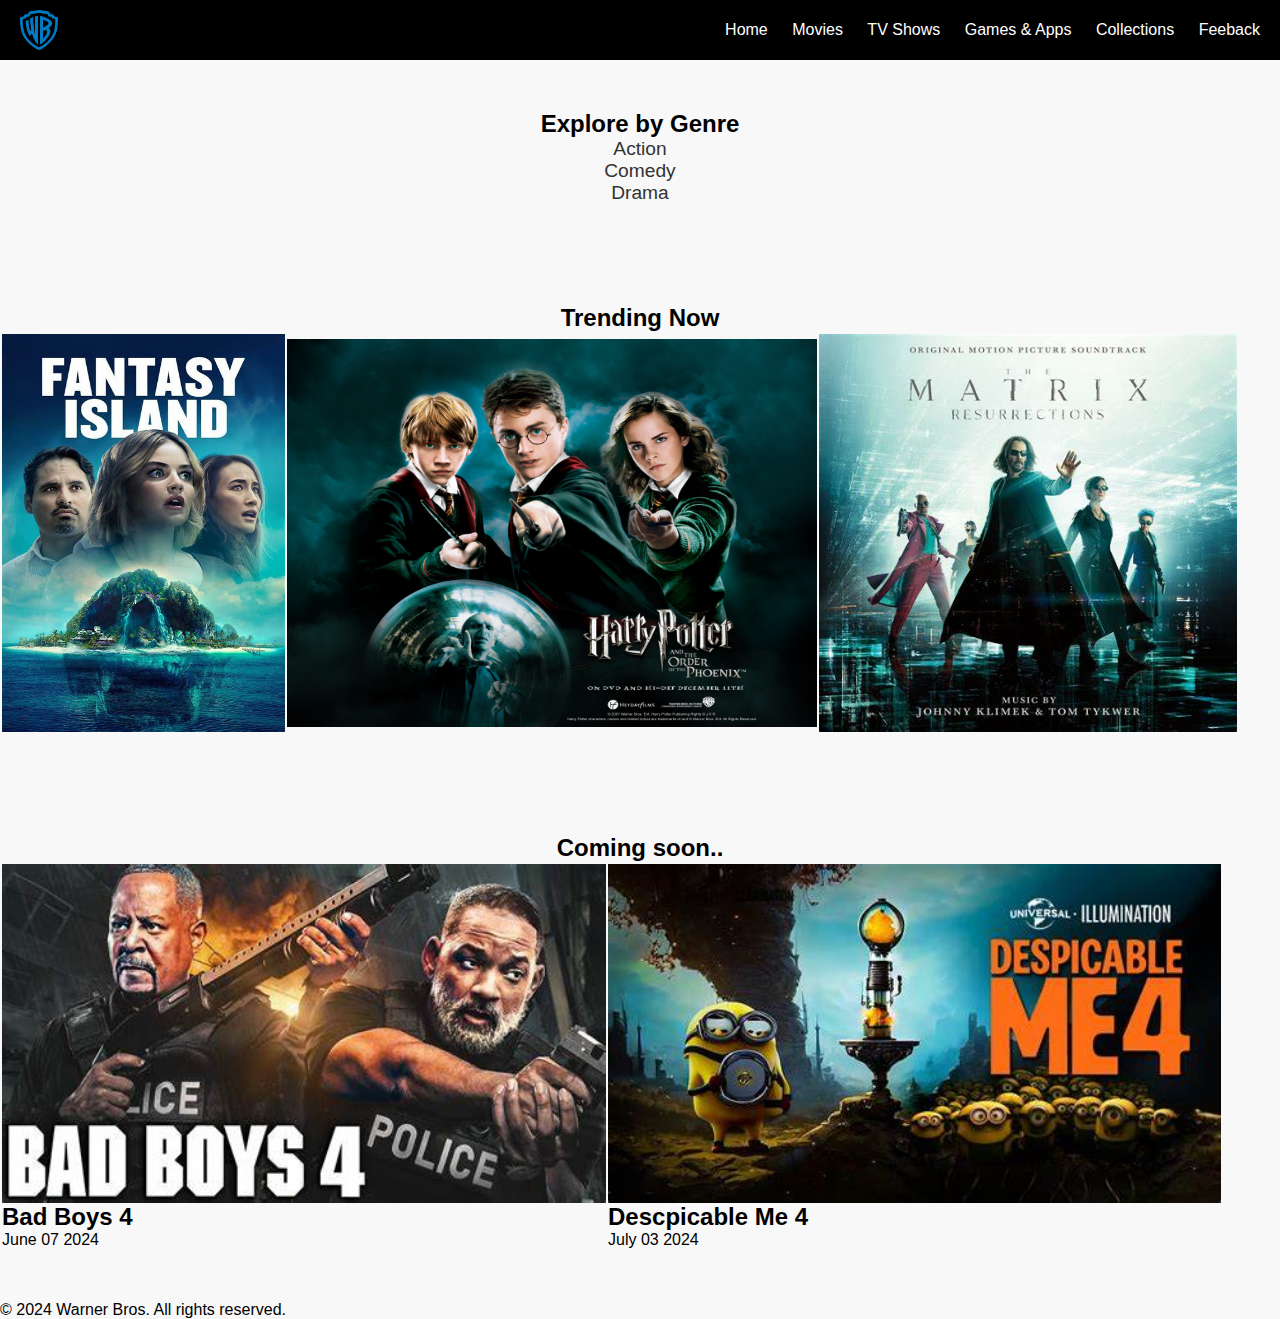
<file: Index.html>
<head>
    <title>Warner Bros.</title>
    <link rel="Stylesheet" href="Style.css">
  </head>
  <body>
    <nav>
      <img src="Warner Bros Logo.png" alt="Warner Bros Logo">
      <ul>
        <li><a href="">Home</a></li>
        <li><a href="Movie.html">Movies</a></li>
        <li><a href="TV Show.html">TV Shows</a></li>
        <li><a href="Games.html">Games & Apps</a></li>
        <li><a href="Collections.html">Collections</a></li>
        <li><a href="Feedback.html">Feeback</a></li>
      </ul>
      
    </nav>
    <main>
      <section class="categories">
        <h2>Explore by Genre</h2>
        <ul class="category-list">
          <li><a href="Action.html">Action</a></li>
          <li><a href="Comedy.html">Comedy</a></li>
          <li><a href="Drama.html">Drama</a></li>
        </ul>
      </section>
      <section class="trending">
        <h2>Trending Now</h2>
        <div class="trending-content">
          <table>
            <tr>
              <td><img src="Fantasy Island.jpeg" height="398px" width="283px"</td>
              <td><img src="Harry Potter.jpeg" height="388px" width="530px"</td>
              <td><img src="The Matrix.jpeg" height="398px" width="418px"</td>
            </tr>
          </table>
        </div>
      </section>
      <section class="Upcoming">
        <h2>Coming soon..</h2>
        <div class="Upcoming-content">
          <table>
            <tr>
              <td><img src="Bad Boys 4.jpeg" height="339px" width="604px"</td>
              <h2>Bad Boys 4</h2>
              <p>June 07 2024</p>
              <td><img src="Despicable me 4.jpeg" height="339px" width="613px"</td>
              <h2>Descpicable Me 4</h2>
              <p>July 03 2024</p>
            </tr>
          </table>
        </div>
      </section>
    </main>
    <footer>
      <p>&copy; 2024 Warner Bros. All rights reserved.</p>
    </footer>
  </body>
</html>
</file>
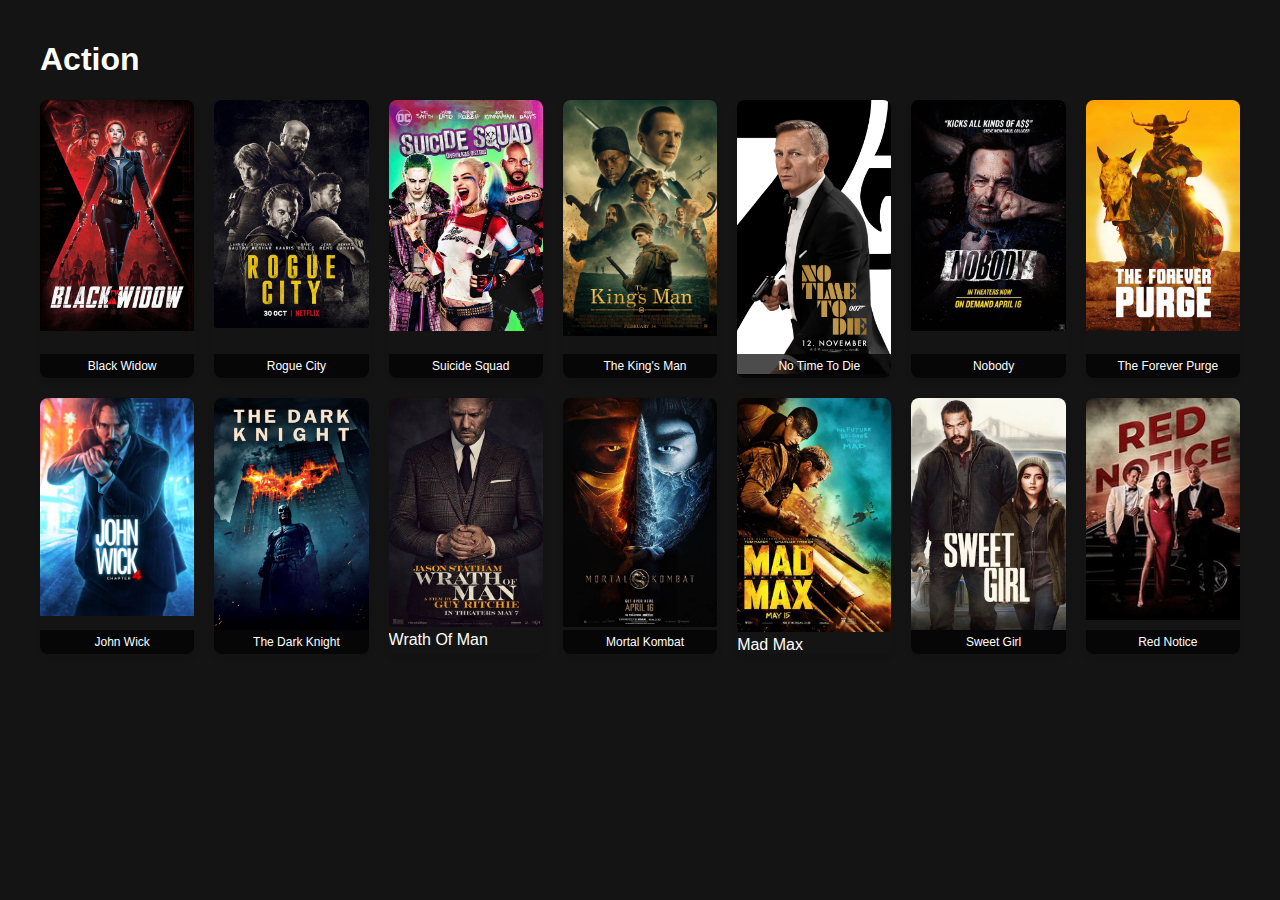
<file: Action.html>
<!DOCTYPE html>
<html lang="en">
<head>
    <meta charset="UTF-8">
    <meta name="viewport" content="width=device-width, initial-scale=1.0">
    <title>Action Movies</title>
    <link rel="Stylesheet" href="Action.css">
</head>
<body>
    <div class="container">
        <h1>Action</h1>
        <div class="movie-grid">
            <div class="movie">
                <img src="Black Widow.jpeg" alt="Black Widow">
                <div class="movie-title">Black Widow</div>
            </div>
            <div class="movie">
                <img src="Rogue City.jpeg" alt="Rogue City">
                <div class="movie-title">Rogue City</div>
            </div>
            <div class="movie">
                    <img src="Suicide Squad.jpeg" alt="Suicide Squad">
                    <div class="movie-title">Suicide Squad</div>
                </div>
            <div class="movie">
                <img src="The King's Man.jpeg" alt="The King's Man">
                <div class="movie-title">The King's Man</div>
            </div>
            <div class="movie">
                <img src="No Time To Die.jpeg" alt="No Time To Die">
                <div class="movie-title">No Time To Die</div>
            </div>
            <div class="movie">
                <img src="Nobody.jpeg" alt="Nobody">
                <div class="movie-title">Nobody</div>
            </div>
            <div class="movie">
                <img src="The Forever Purge.jpeg" alt="The Forever Purge">
                <div class="movie-title">The Forever Purge</div>
            </div>
            <div class="movie">
                <img src="John Wick.jpeg" alt="John Wick">
                <div class="movie-title">John Wick</div>
            </div>
            <div class="movie">
                <img src="The Dark Knight.jpeg" alt="The Dark Knight">
                <div class="movie-title">The Dark Knight</div>
            </div>
            <div class="movie">
                <img src="Wrath Of Man.jpeg" alt="Wrath Of Man">
                <div clas="movie-title">Wrath Of Man</div>
            </div>
            <div class="movie">
                <img src="Mortal Kombat.jpeg" alt="Mortal Kombat">
                <div class="movie-title">Mortal Kombat</div>
            </div>
            <div class="movie">
                <img src="Mad Max.jpeg" alt="Mad Max">
                <div class="movie-title=">Mad Max</div>
            </div>
            <div class="movie">
                <img src="Sweet Girl.jpeg" alt="Sweet Girl">
                <div class="movie-title">Sweet Girl</div>
            </div>
            <div class="movie">
                <img src="Red Notice.jpeg" alt="Red Notice">
                <div class="movie-title">Red Notice</div>
            </div>
        </div>
</body>
</html>
</file>
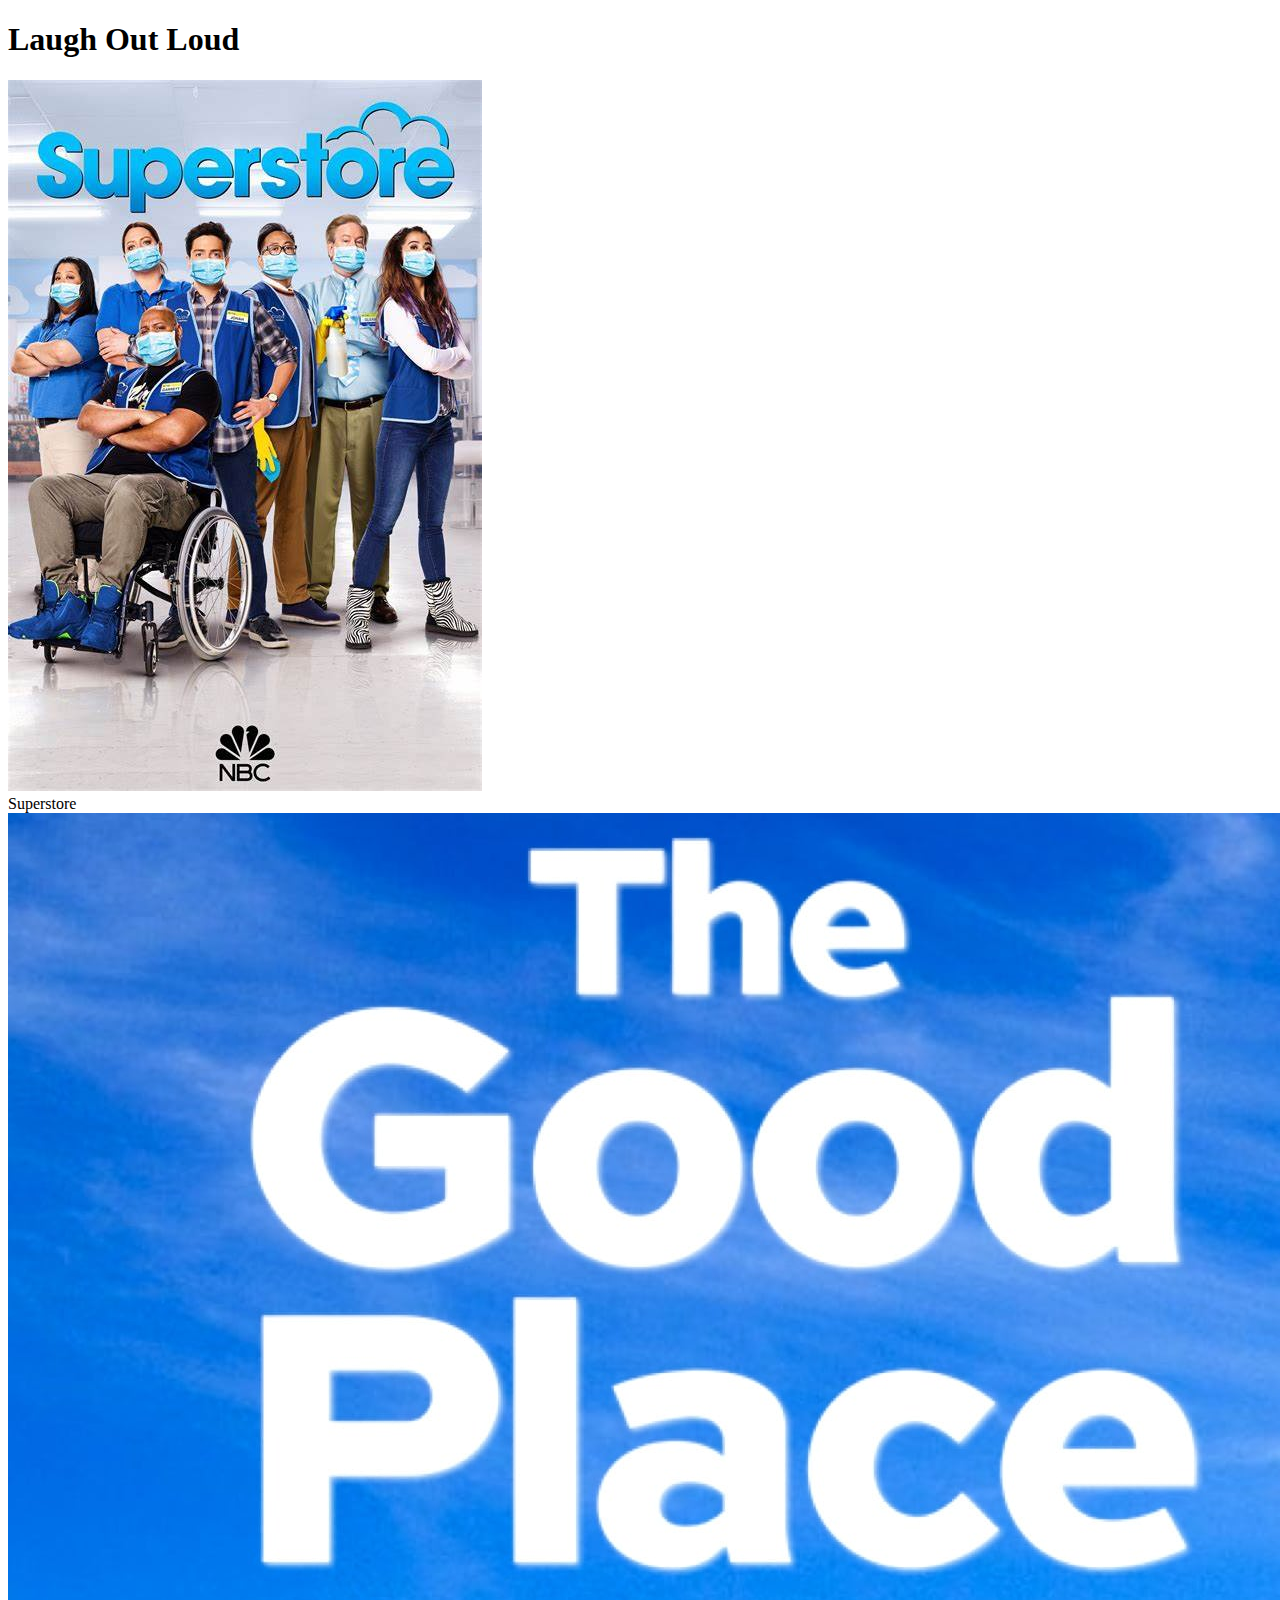
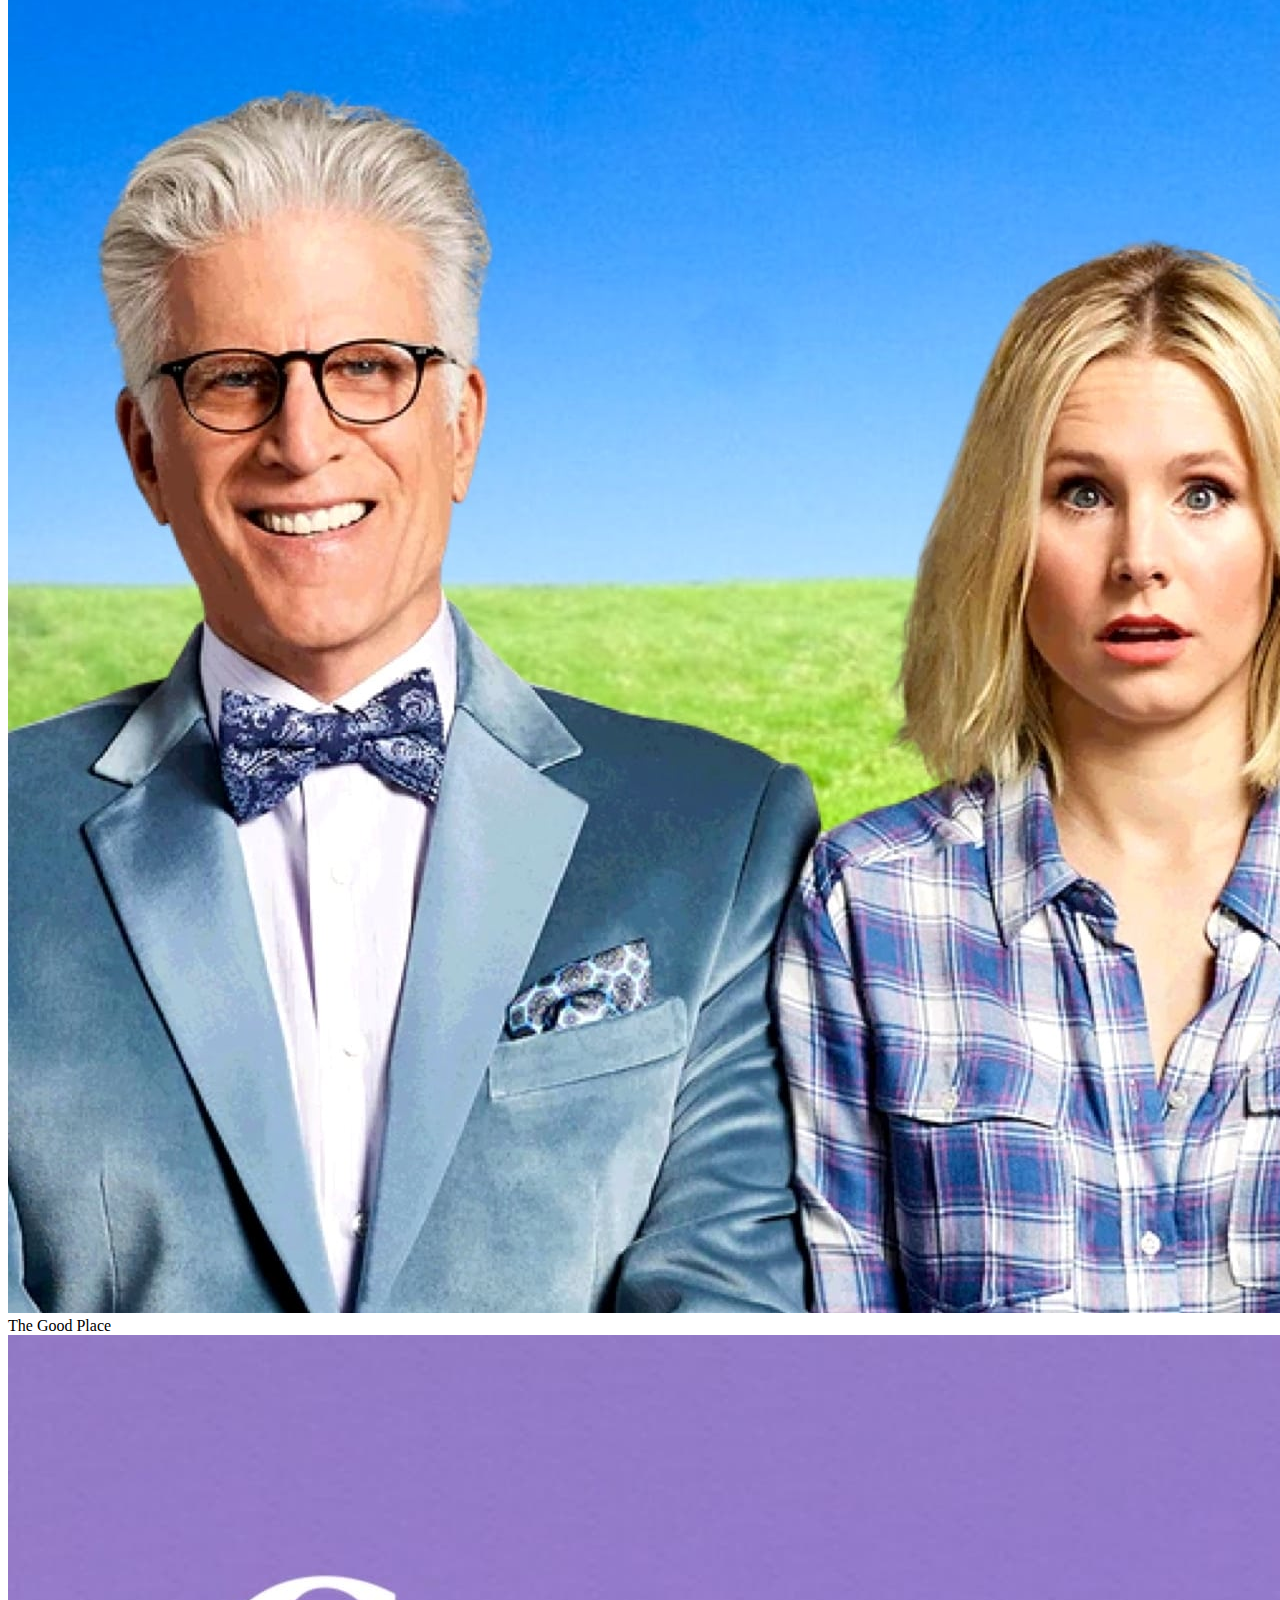
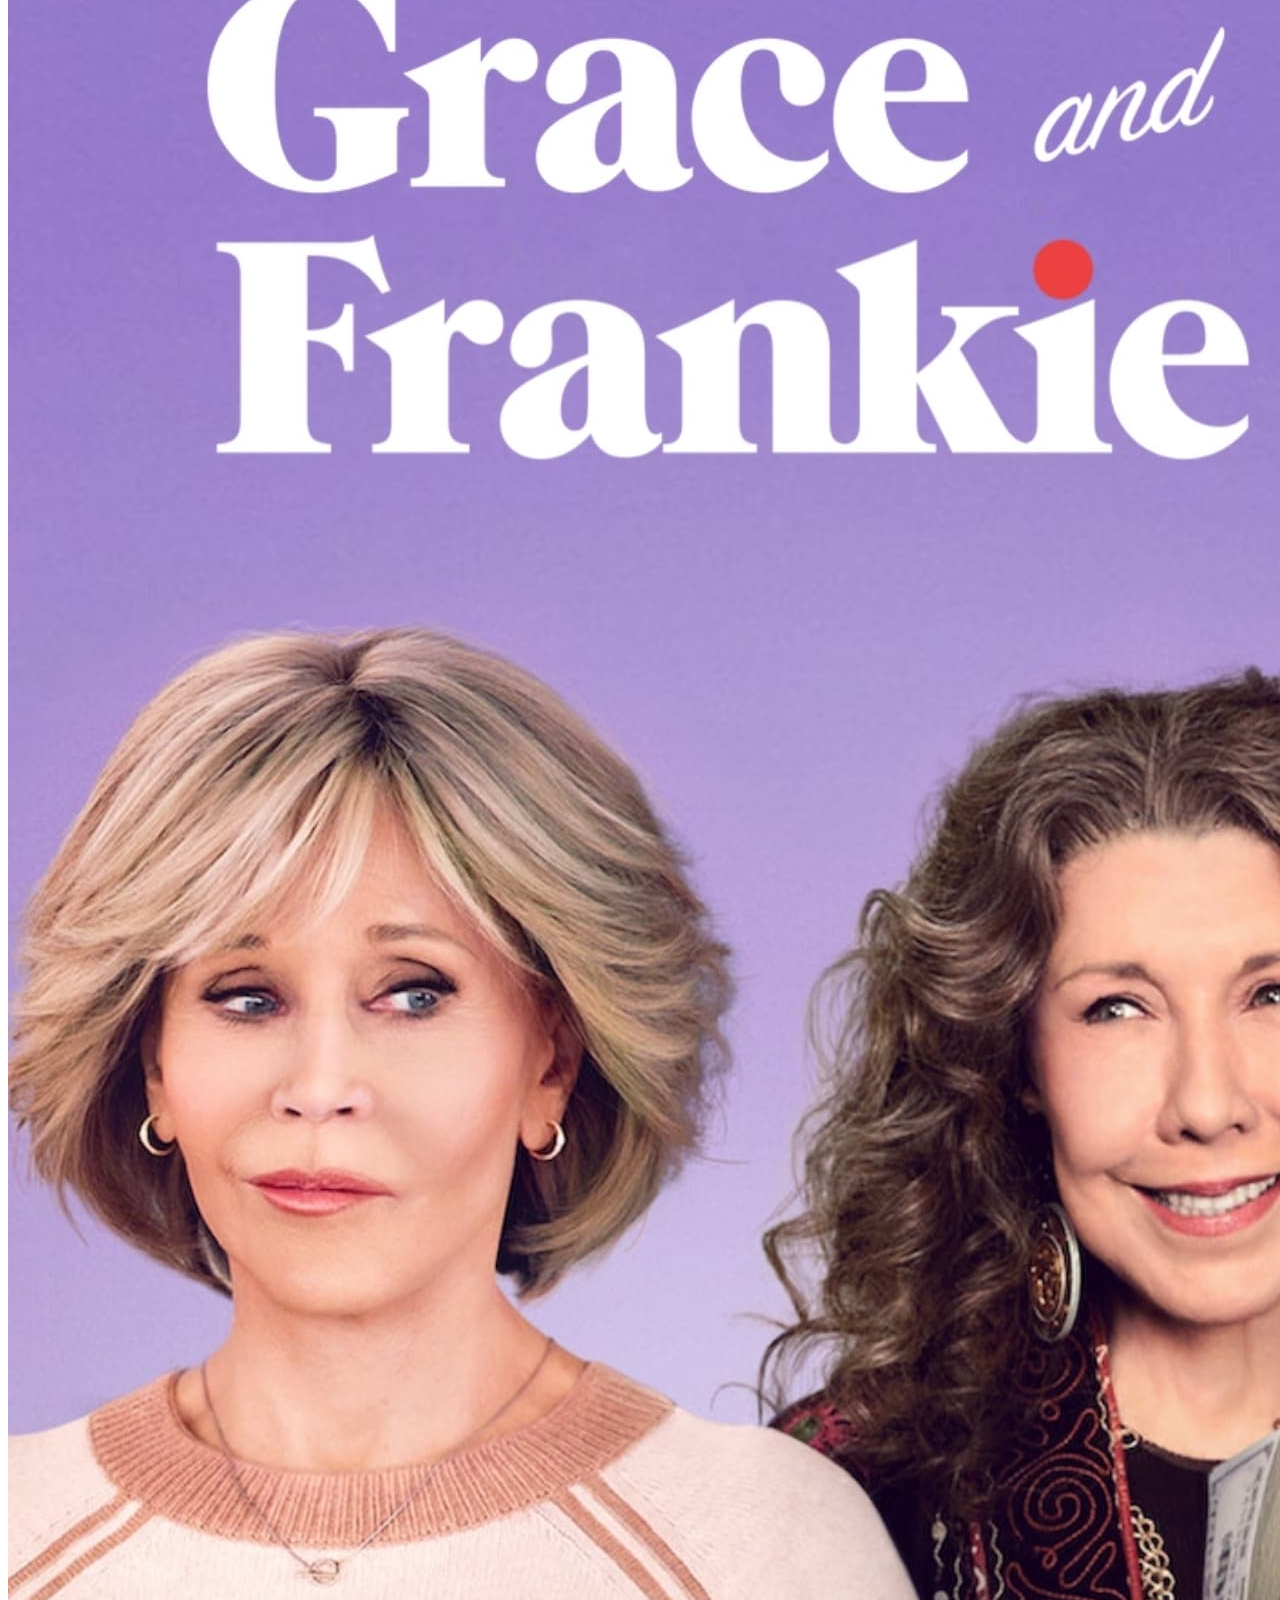
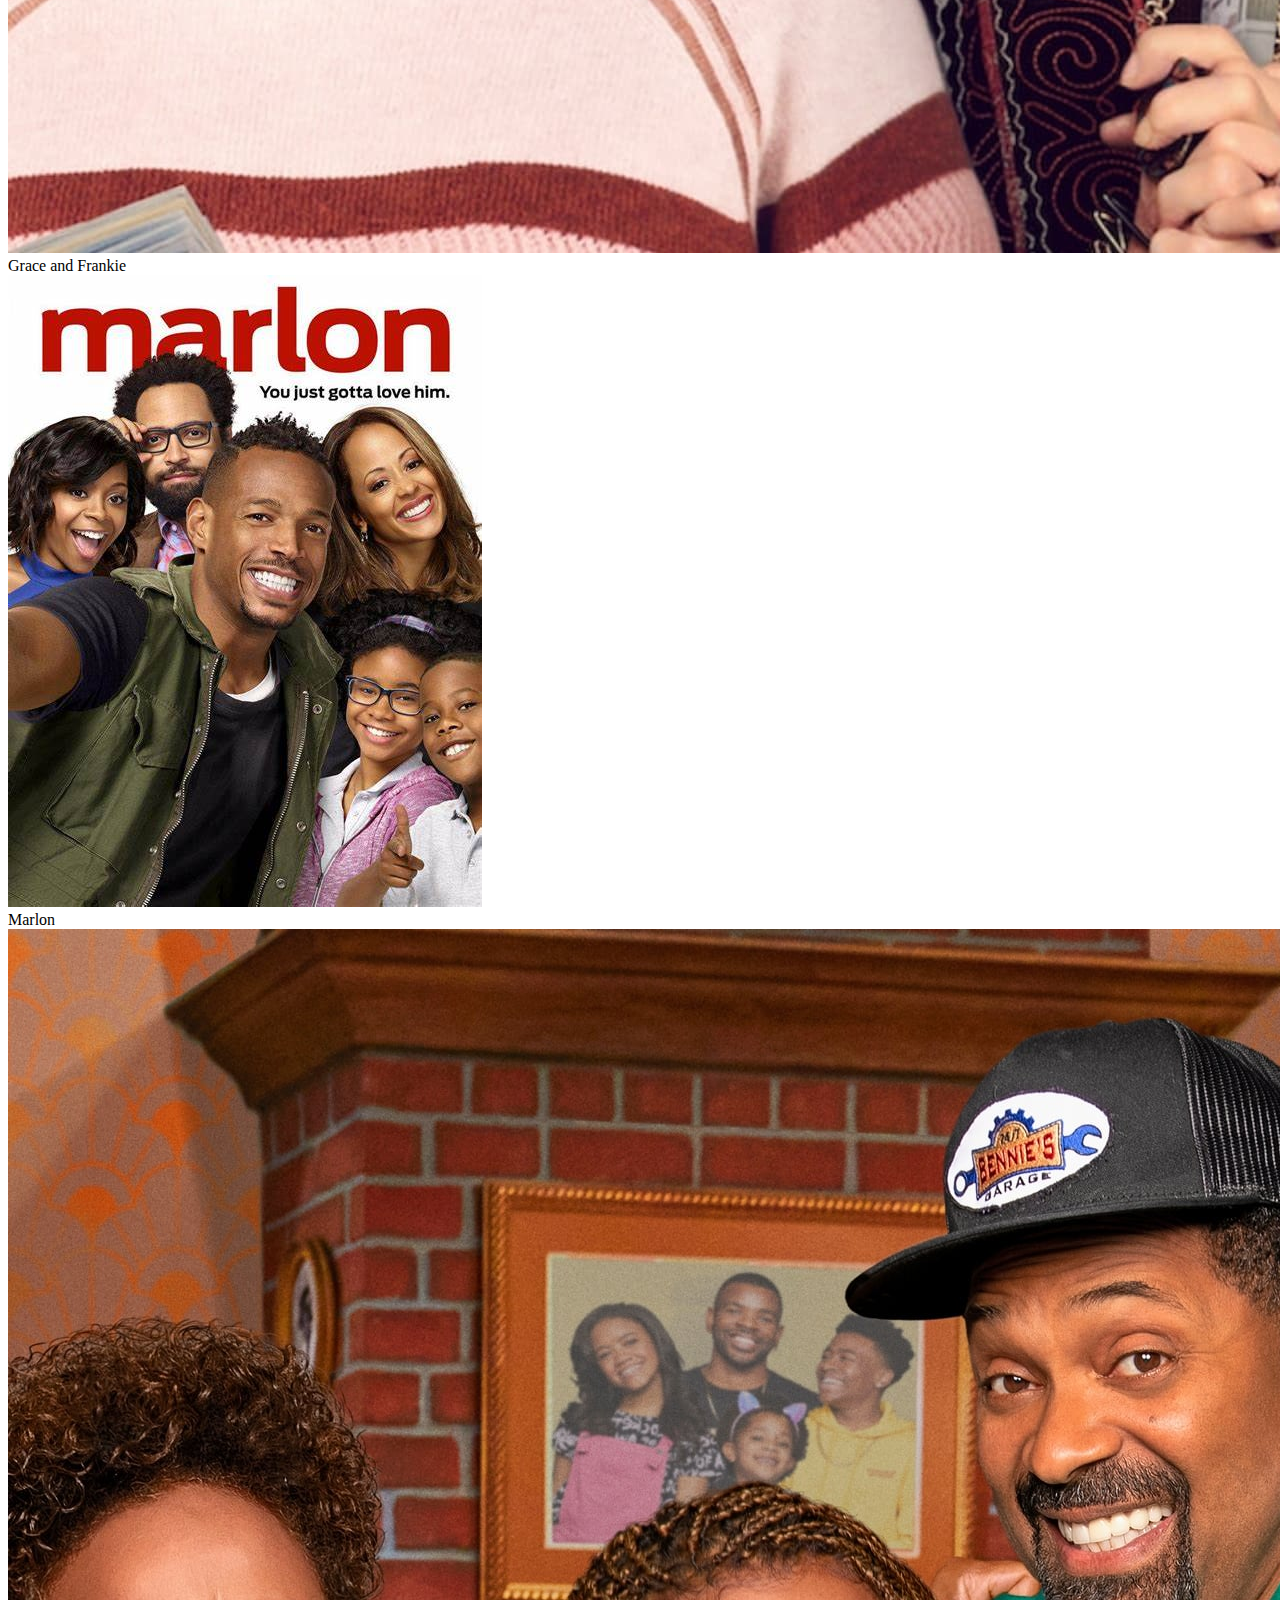
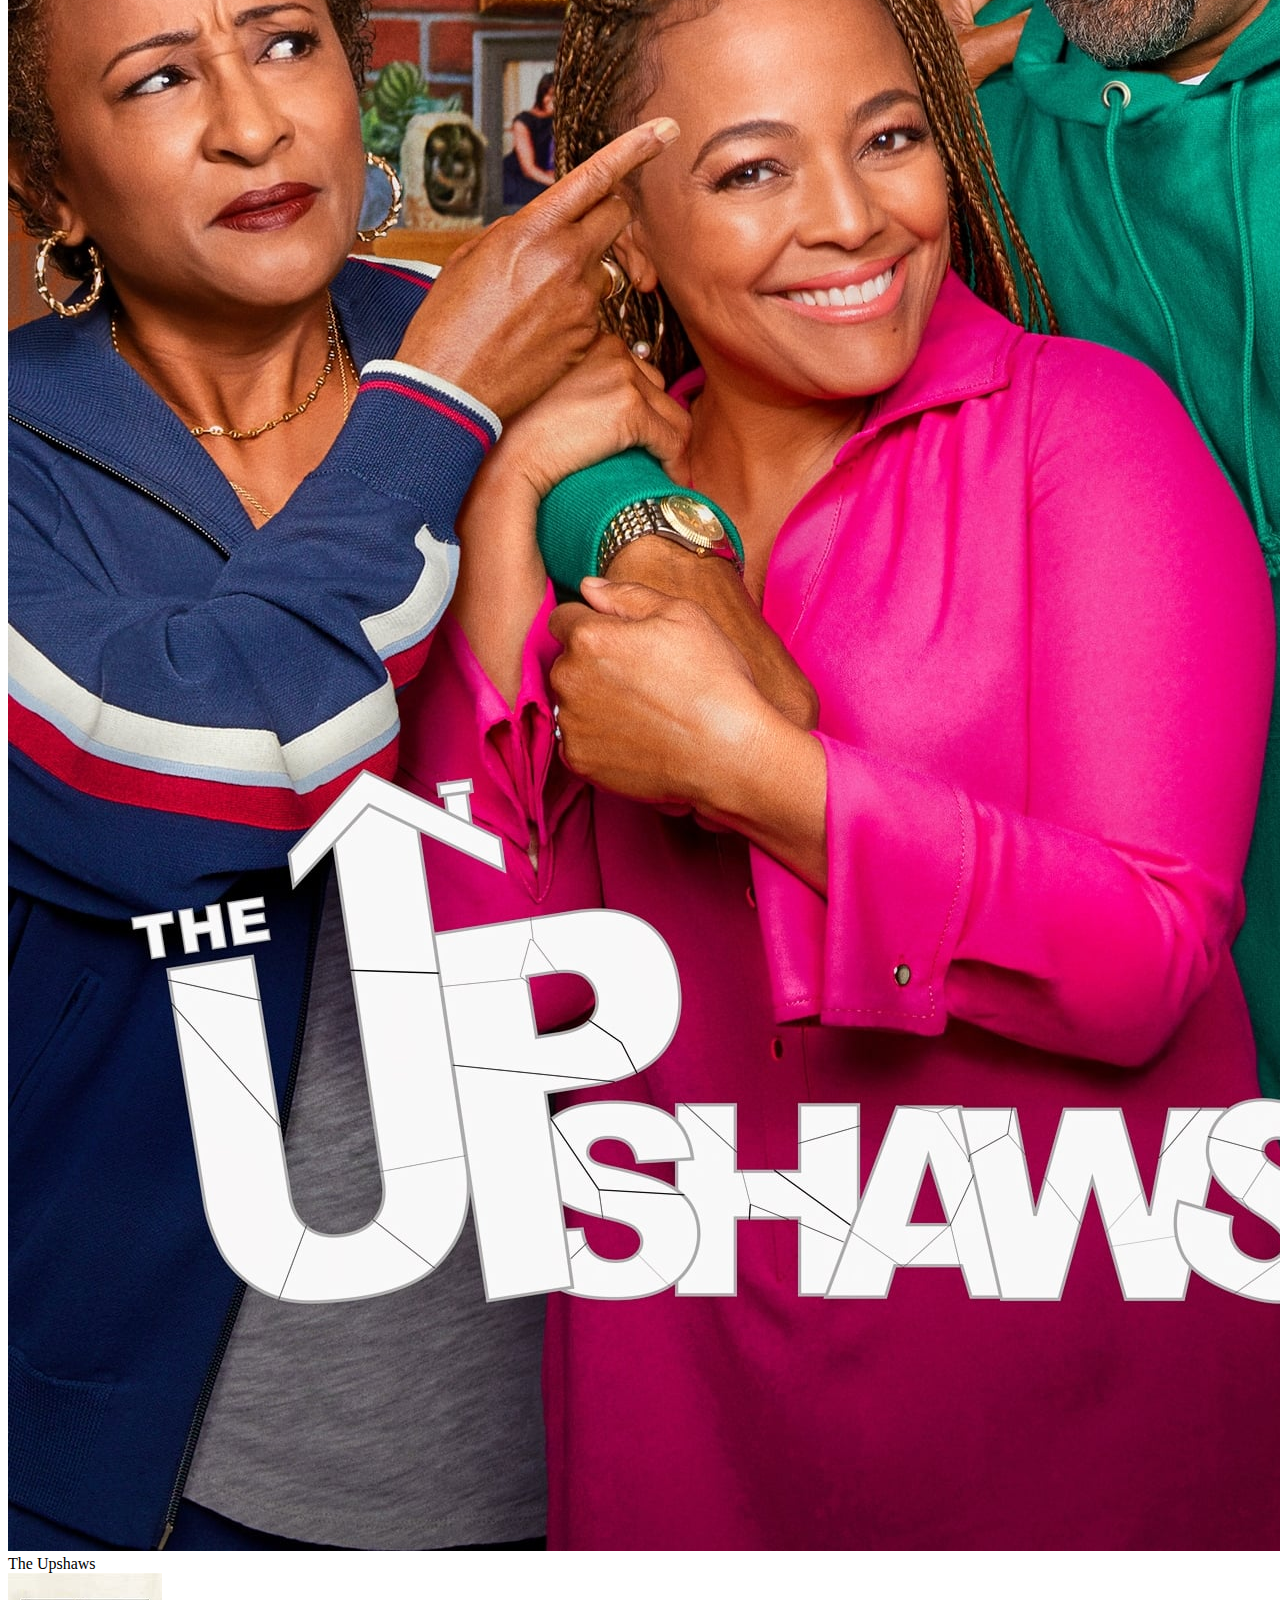
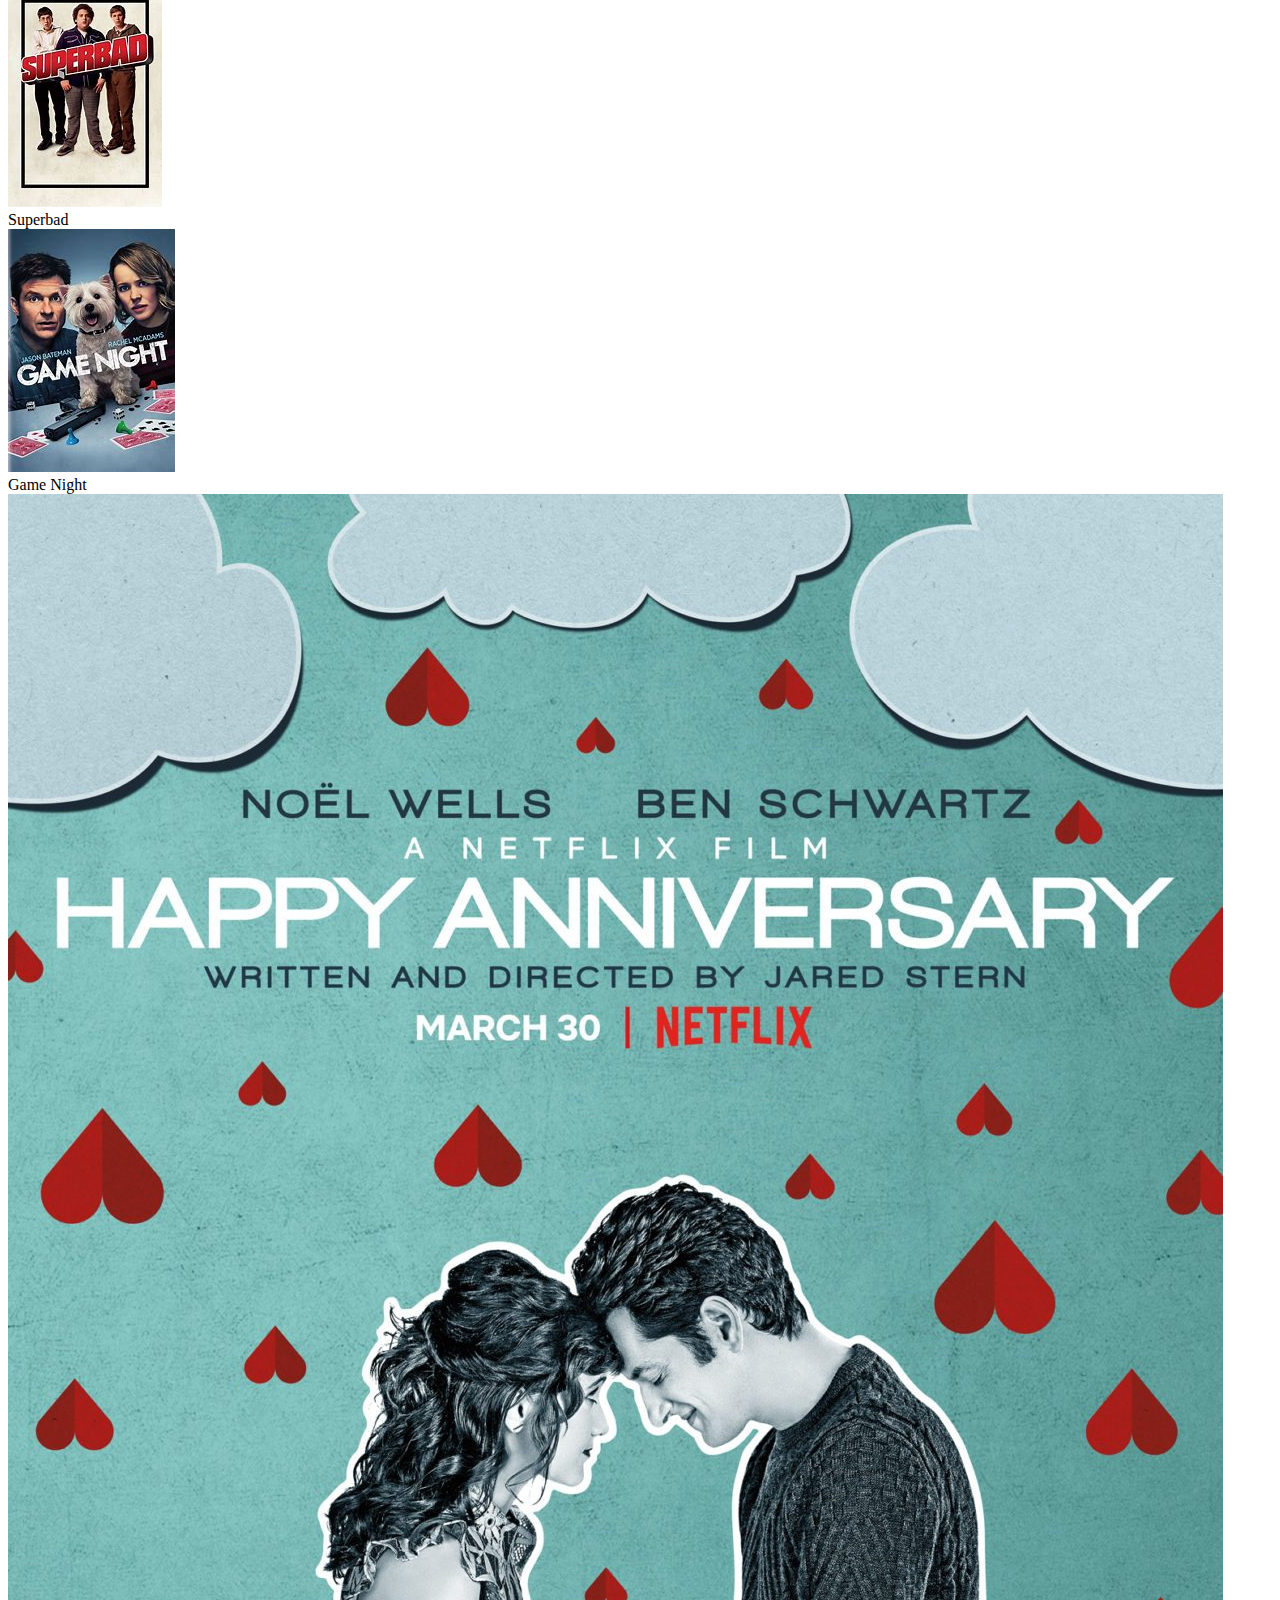
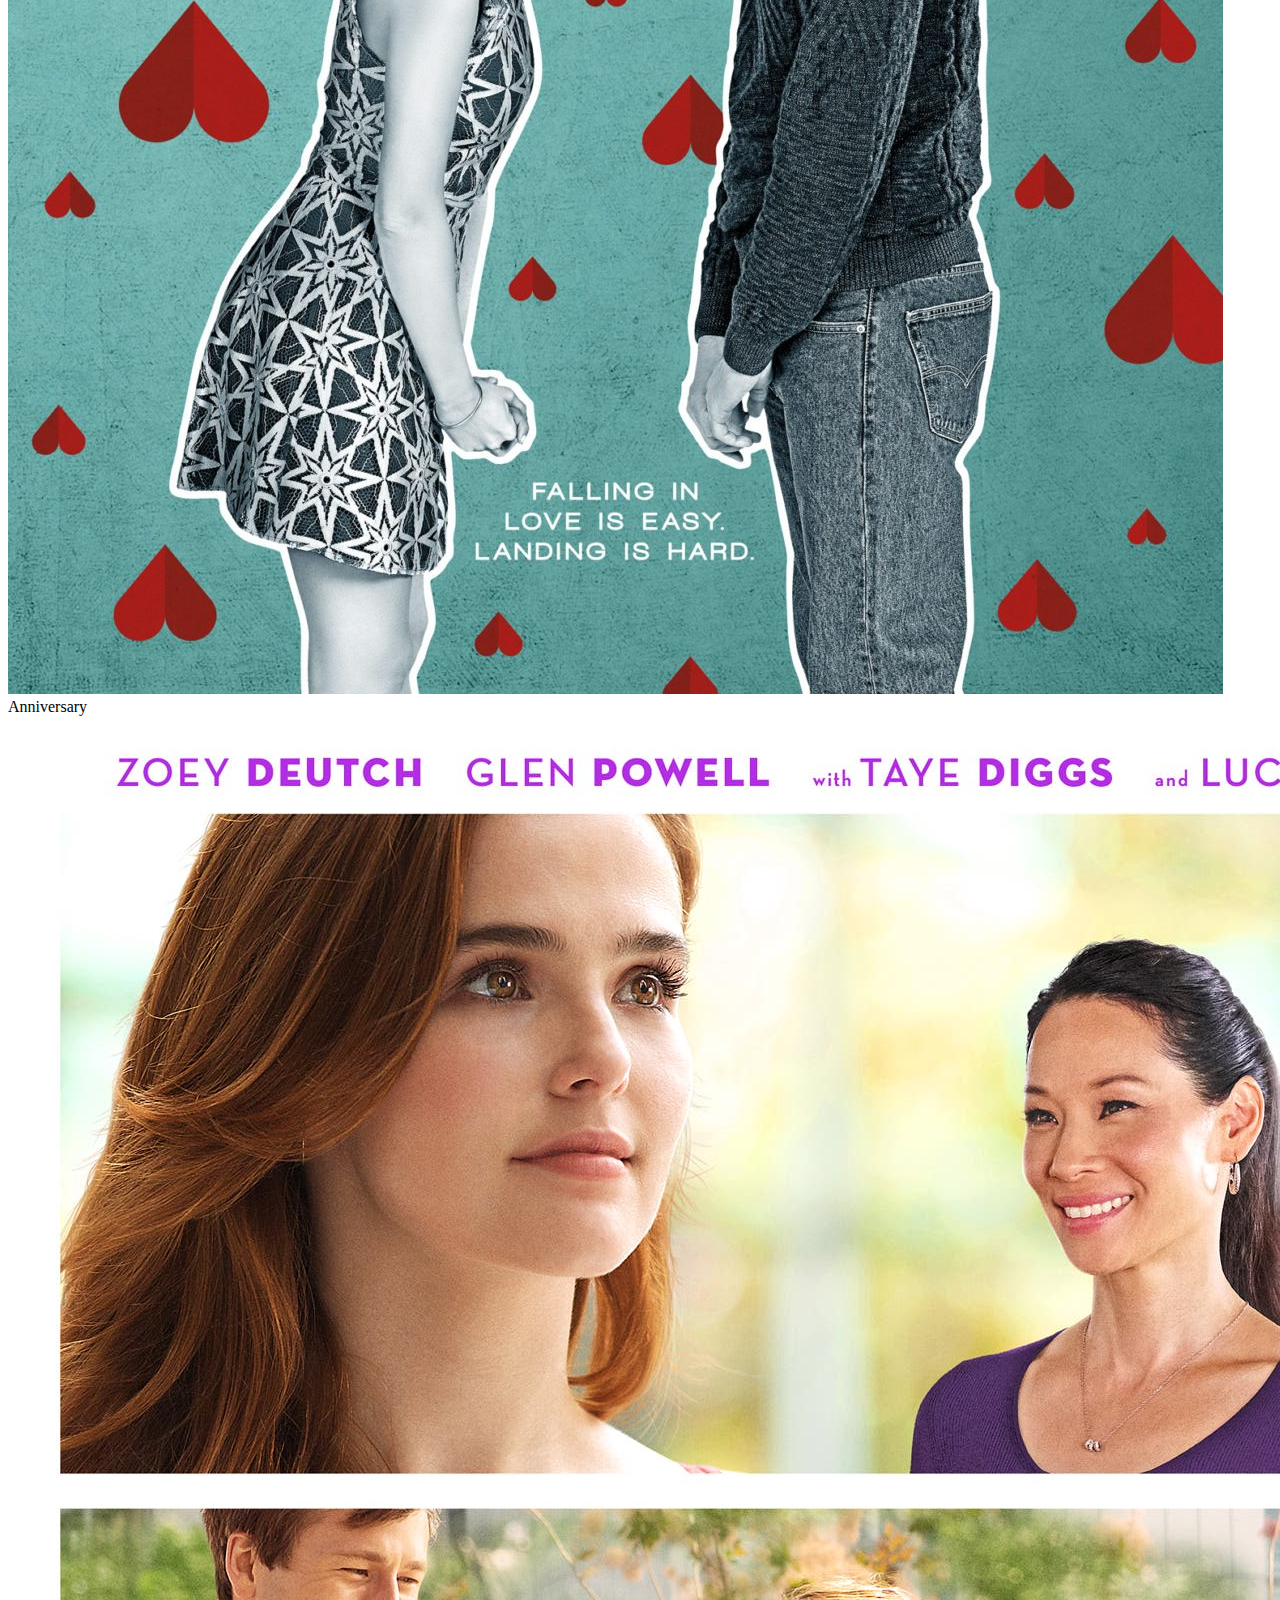
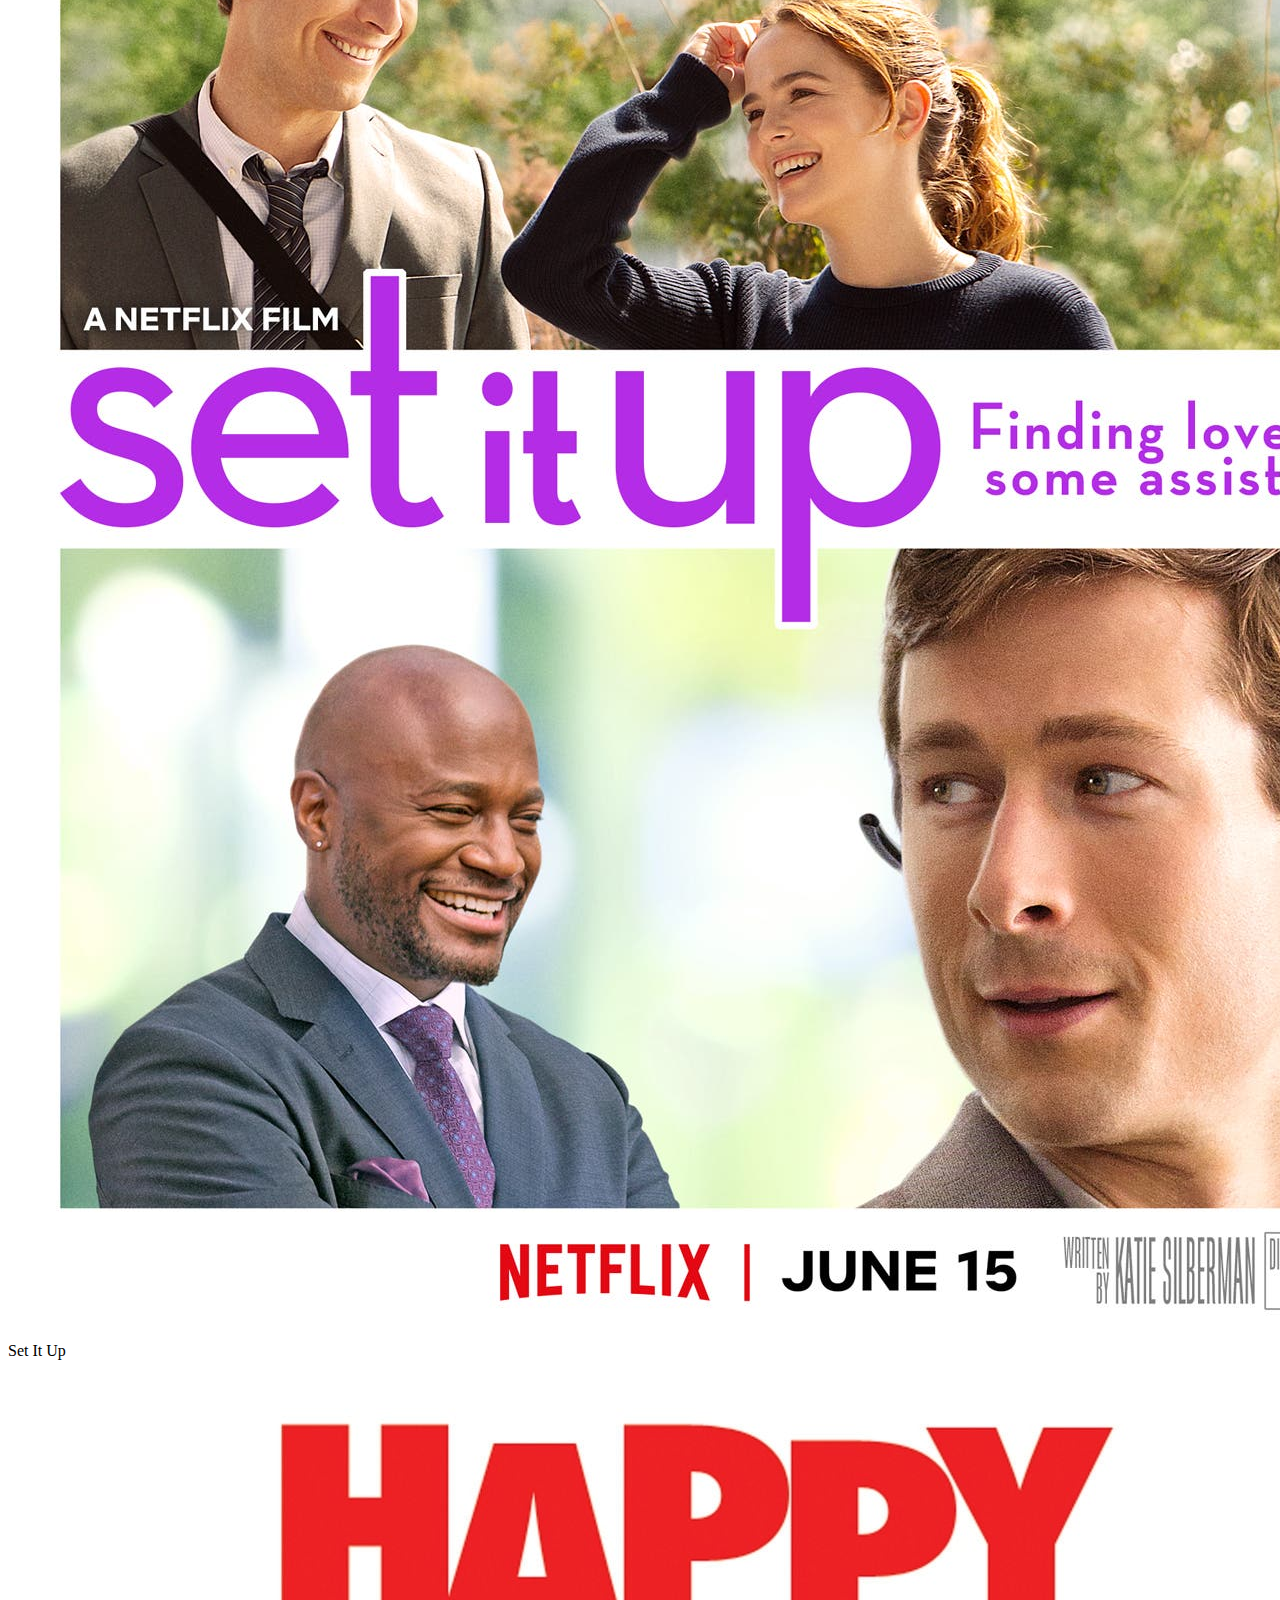
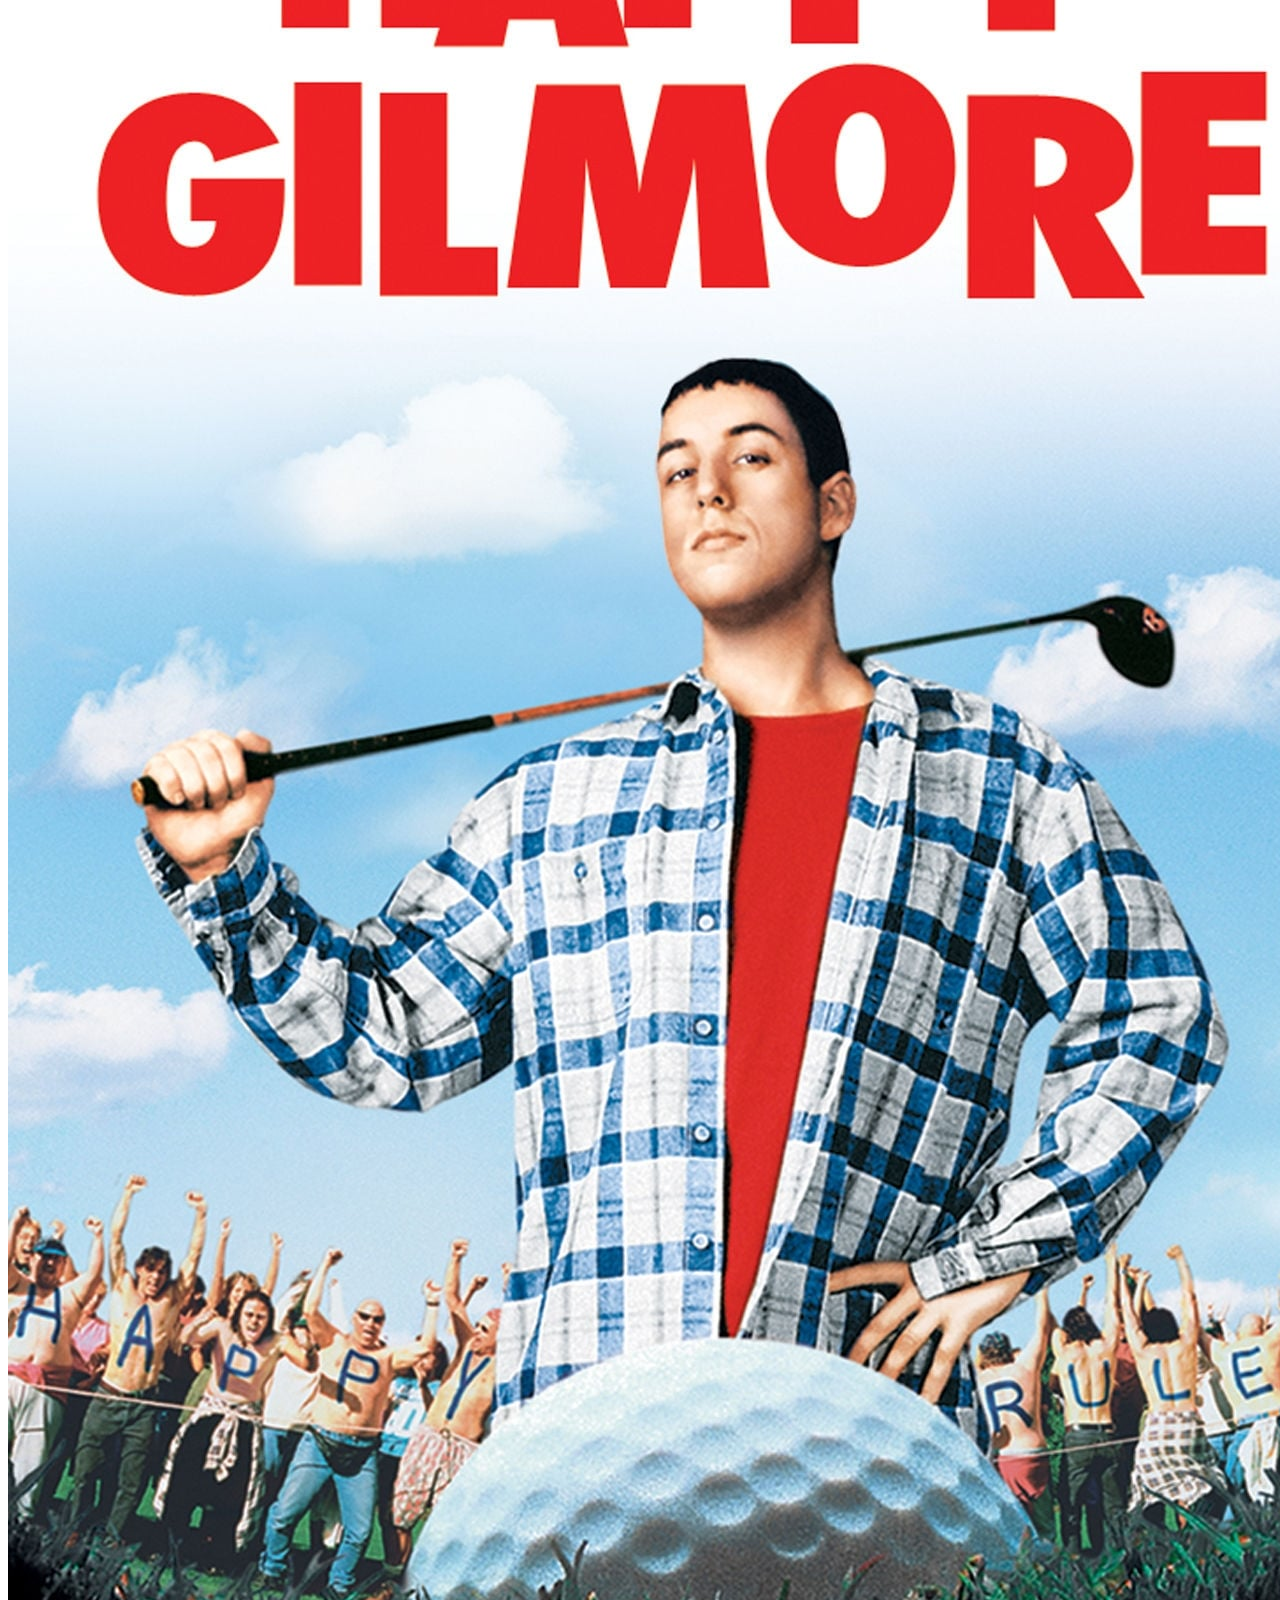
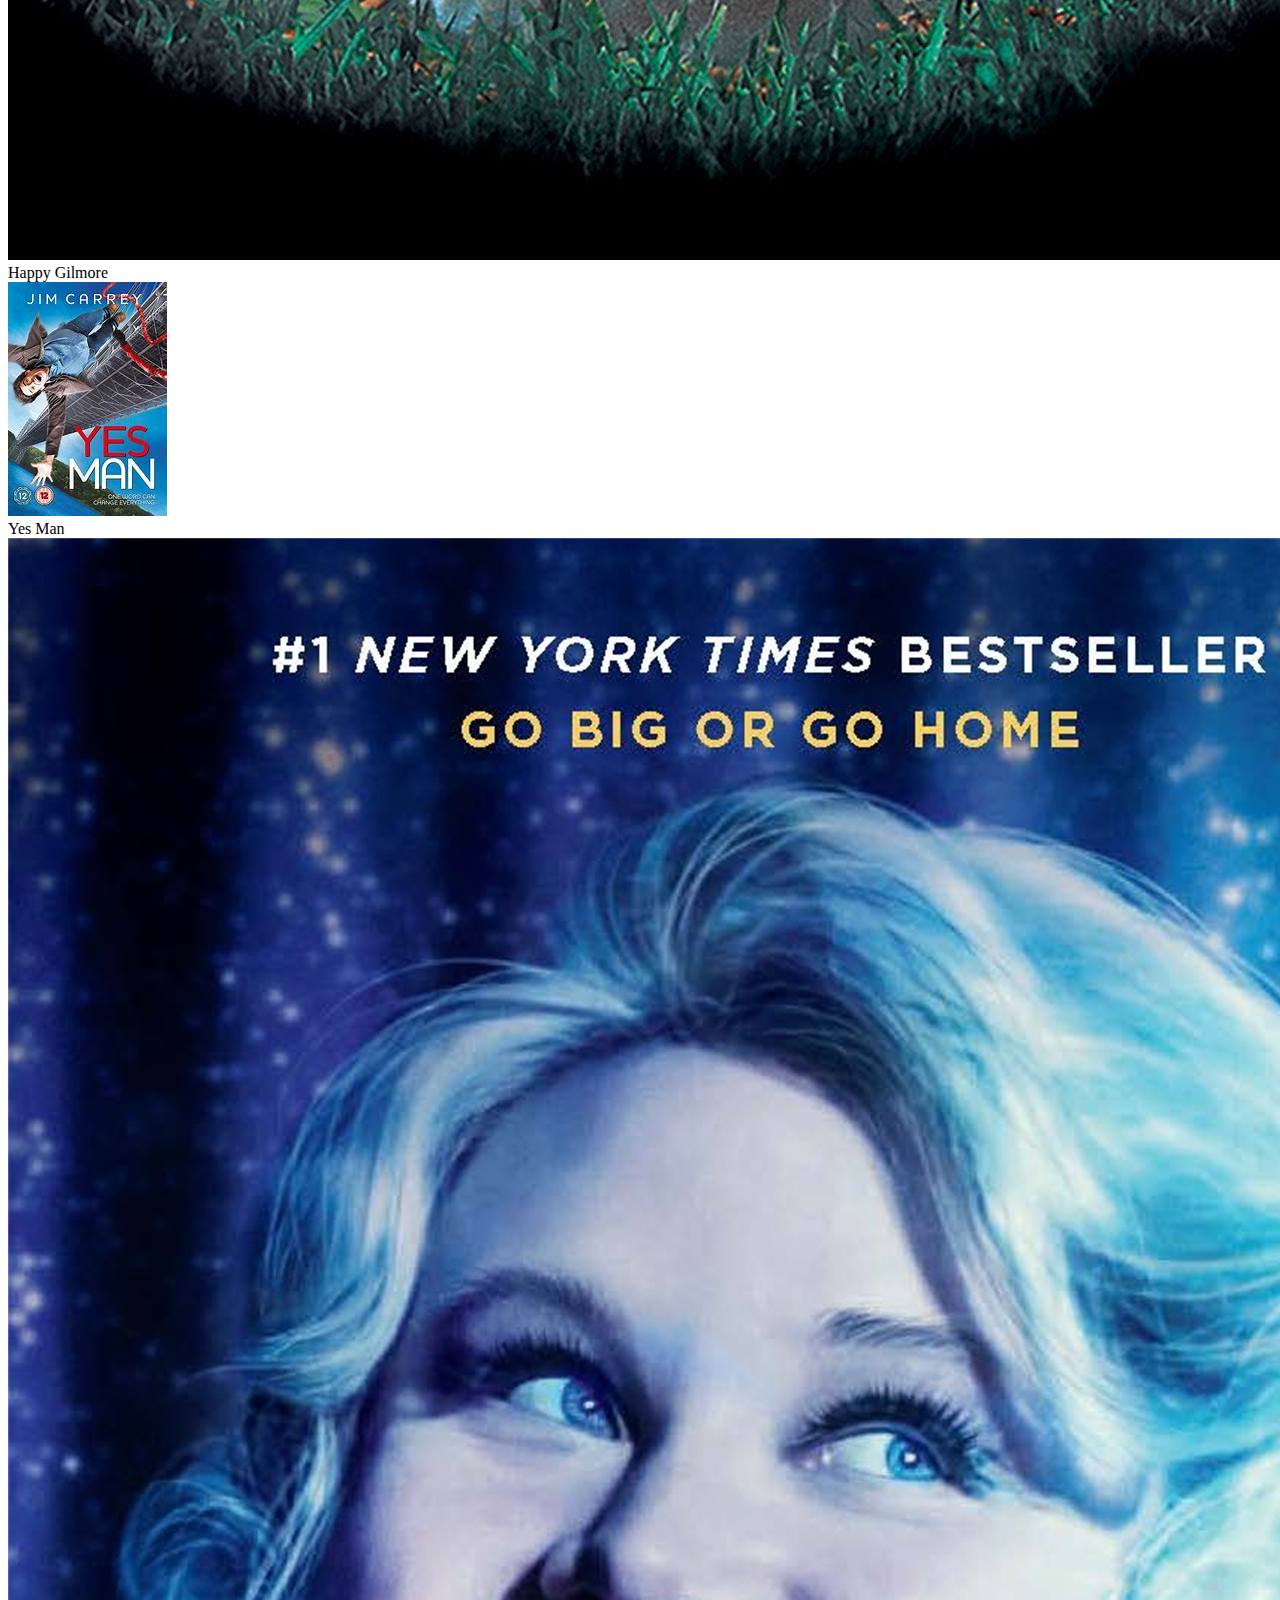
<file: Comedy.html>
<!DOCTYPE html>
<html lang="en">
<head>
    <meta charset="UTF-8">
    <meta name="viewport" content="width=device-width, initial-scale=1.0">
    <title>Comedy Section</title>
    <link rel="Stylesheet" href="Comedy.css">
</head>
<body>
    <div class="container">
        <h1>Laugh Out Loud</h1>
        <div class="movie-grid">
            <div class="movie">
                <img src="Superstore.jpeg" alt="Superstore">
                <div class="movie-title">Superstore</div>
            </div>
            <div class="movie">
                <img src="The Good Place.jpeg" alt="The Good Place">
                <div class="movie-title">The Good Place</div>
            </div>
            <div class="movie">
                    <img src="Grace and Frankie.jpeg" alt="Grace and Frankie">
                    <div class="movie-title">Grace and Frankie</div>
                </div>
            <div class="movie">
                <img src="Marlon.jpeg" alt="Marlon">
                <div class="movie-title">Marlon</div>
            </div>
            <div class="movie">
                <img src="The Upshaws.jpeg" alt="The Upshaws">
                <div class="movie-title">The Upshaws</div>
            </div>
            <div class="movie">
                <img src="Superbad.jpeg" alt="Superbad">
                <div class="movie-title">Superbad</div>
            </div>
            <div class="movie">
                <img src="Game Night.jpeg" alt="Game Night">
                <div class="movie-title">Game Night</div>
            </div>
            <div class="movie">
                <img src="Happy Anniversary.jpeg" alt="Happy Anniversary">
                <div class="movie-title">Anniversary</div>
            </div>
            <div class="movie">
                <img src="Set It Up.jpeg" alt="Set It Up">
                <div class="movie-title">Set It Up</div>
            </div>
            <div class="movie">
                <img src="Happy Gilmore.jpeg" alt="Happy Gilmore">
                <div clas="movie-title">Happy Gilmore</div>
            </div>
            <div class="movie">
                <img src="Yes Man.jpeg" alt="Yes Man">
                <div class="movie-title">Yes Man</div>
            </div>
            <div class="movie">
                <img src="Dumplin.jpeg" alt="Dumplin">
                <div class="movie-title=">Dumplin</div>
            </div>
            <div class="movie">
                <img src="The Package.jpeg" alt="The Package">
                <div class="movie-title">The Package</div>
            </div>
            <div class="movie">
                <img src="When We First Met.jpeg" alt="When We First Met">
                <div class="movie-title">When We First Met</div>
            </div>
        </div>
</html>
</file>
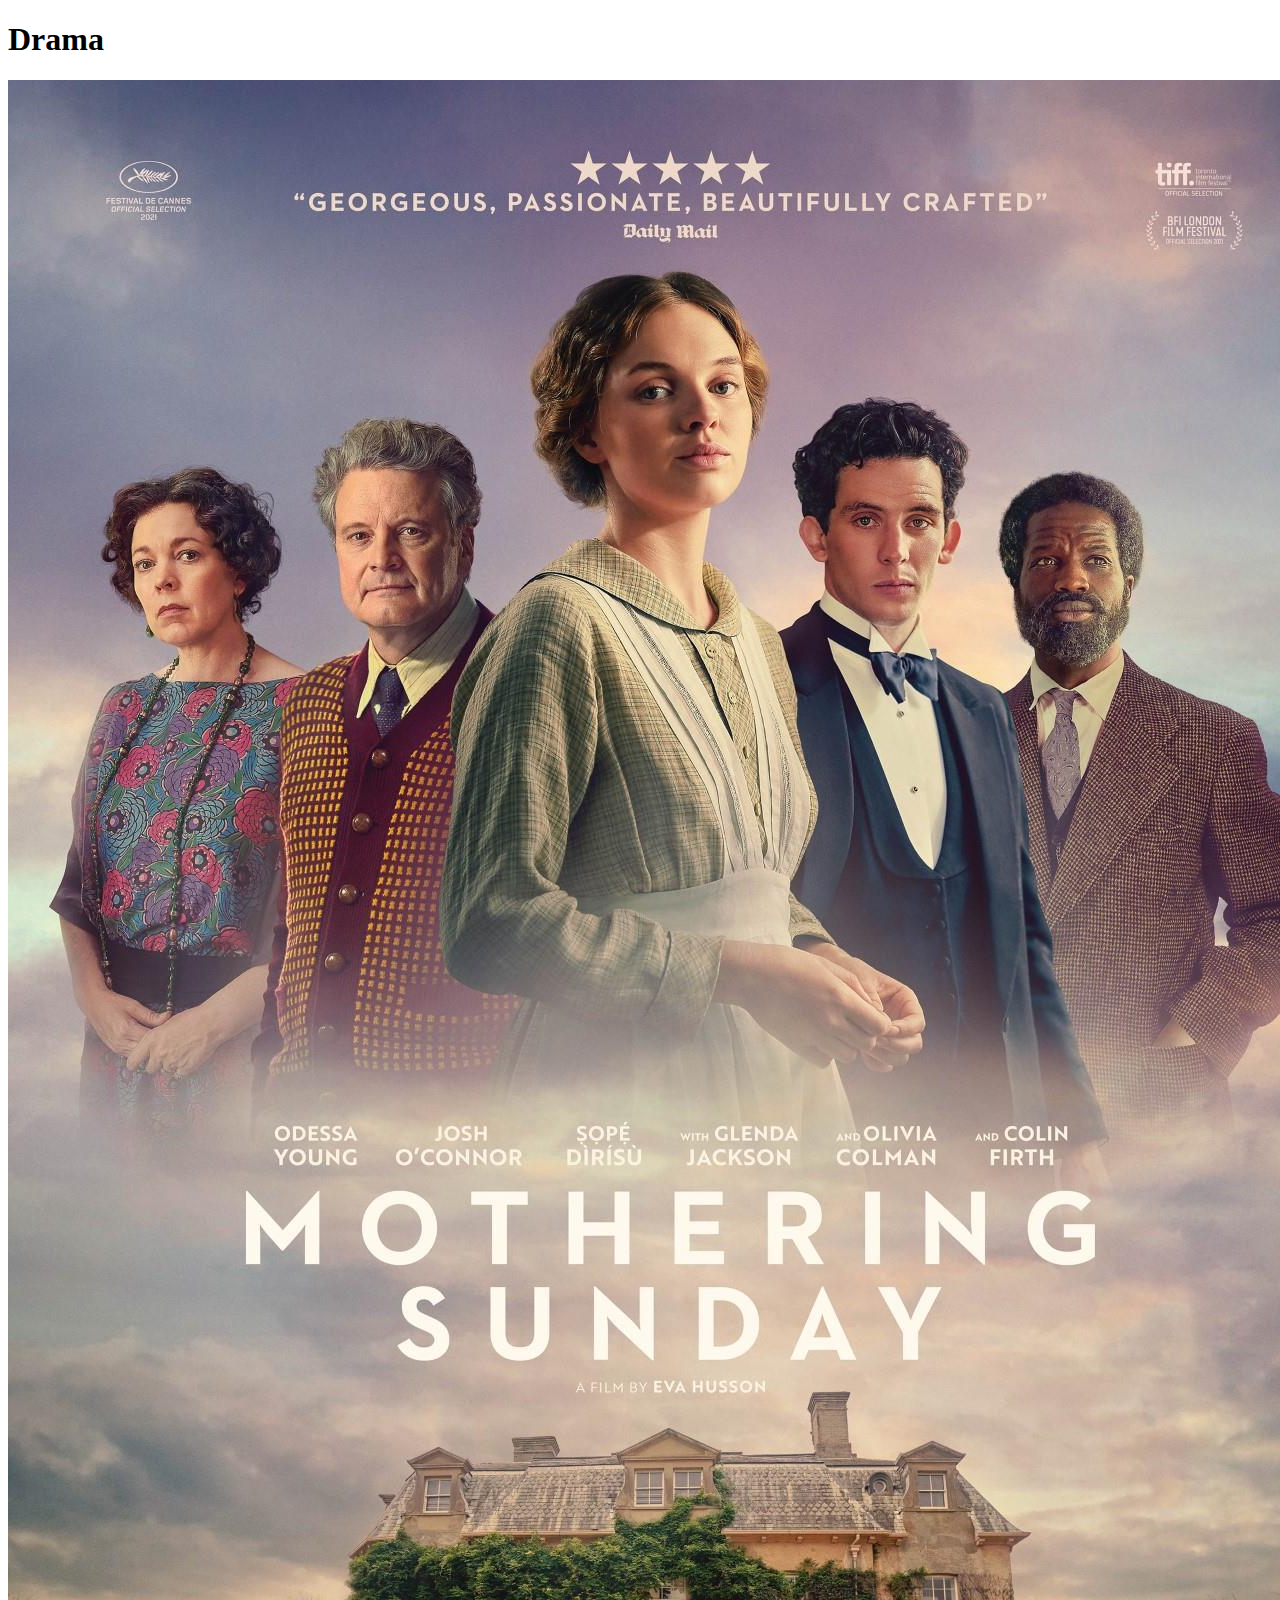
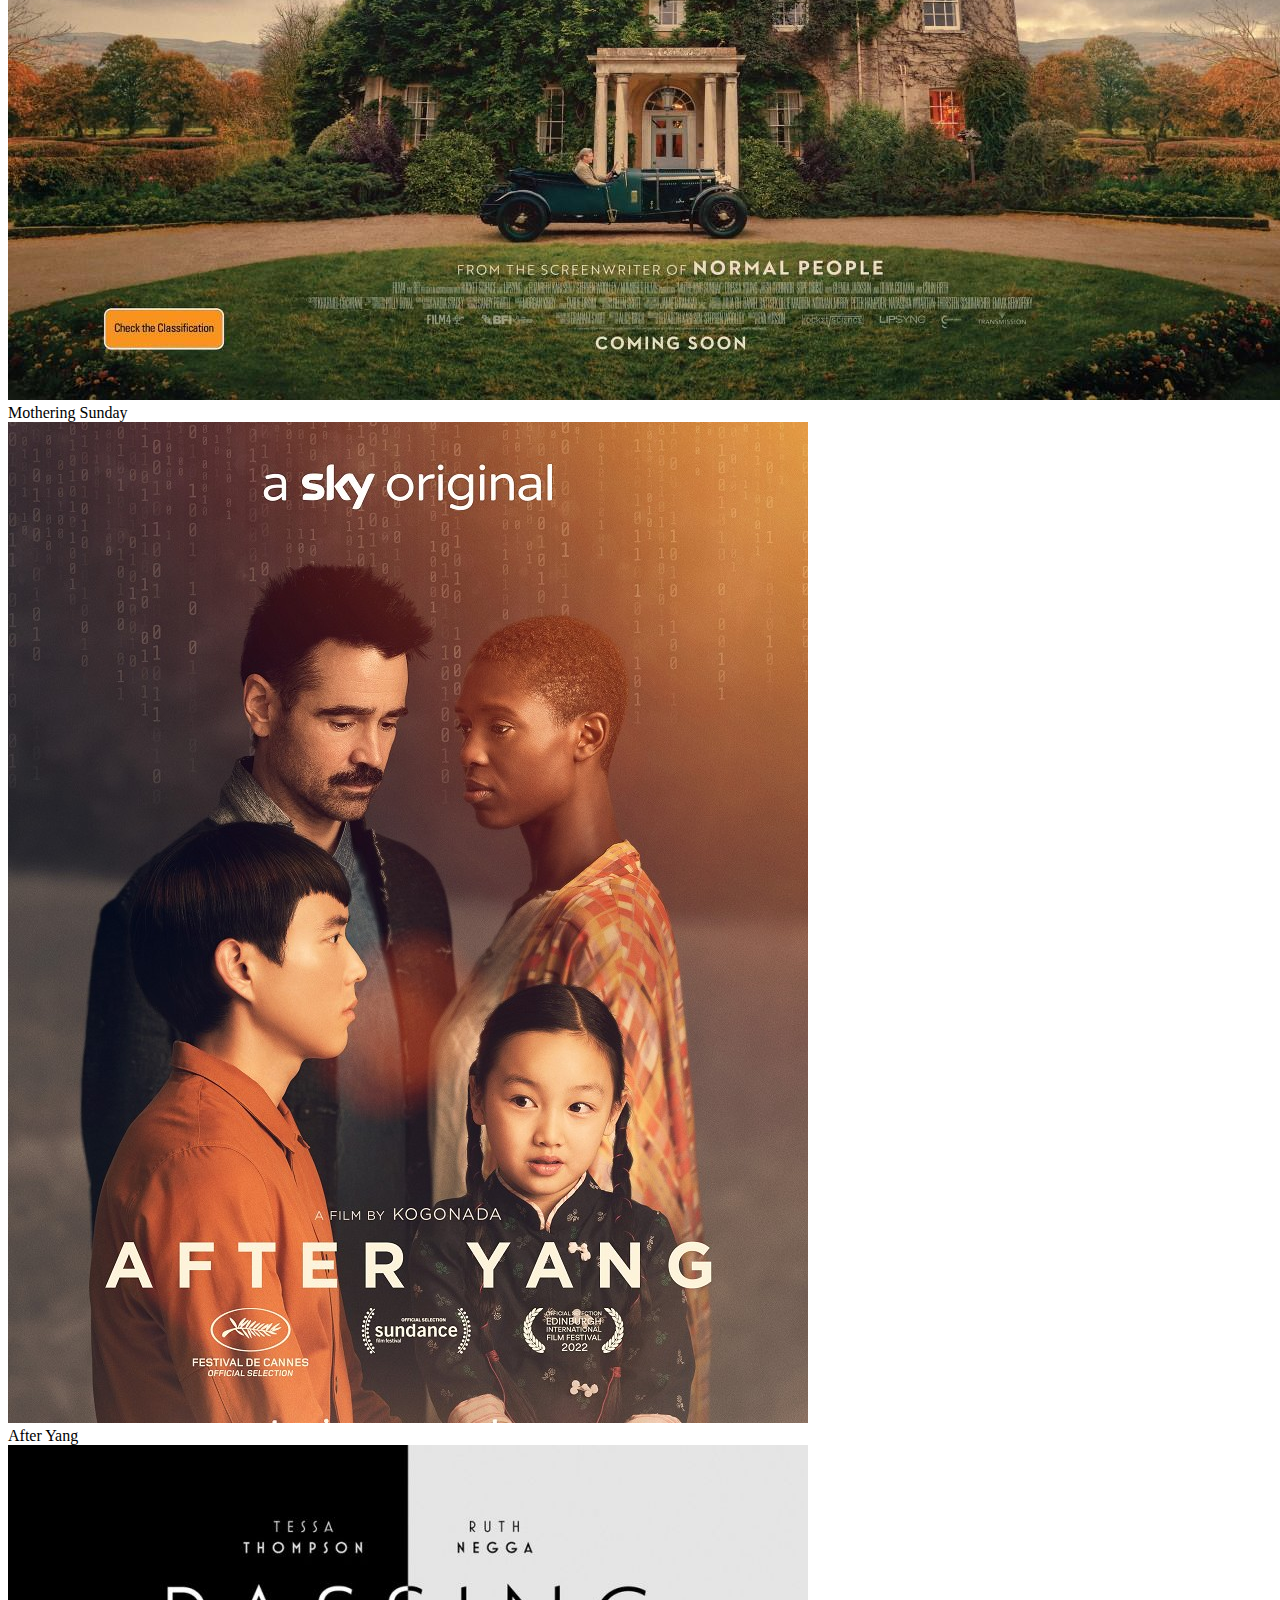
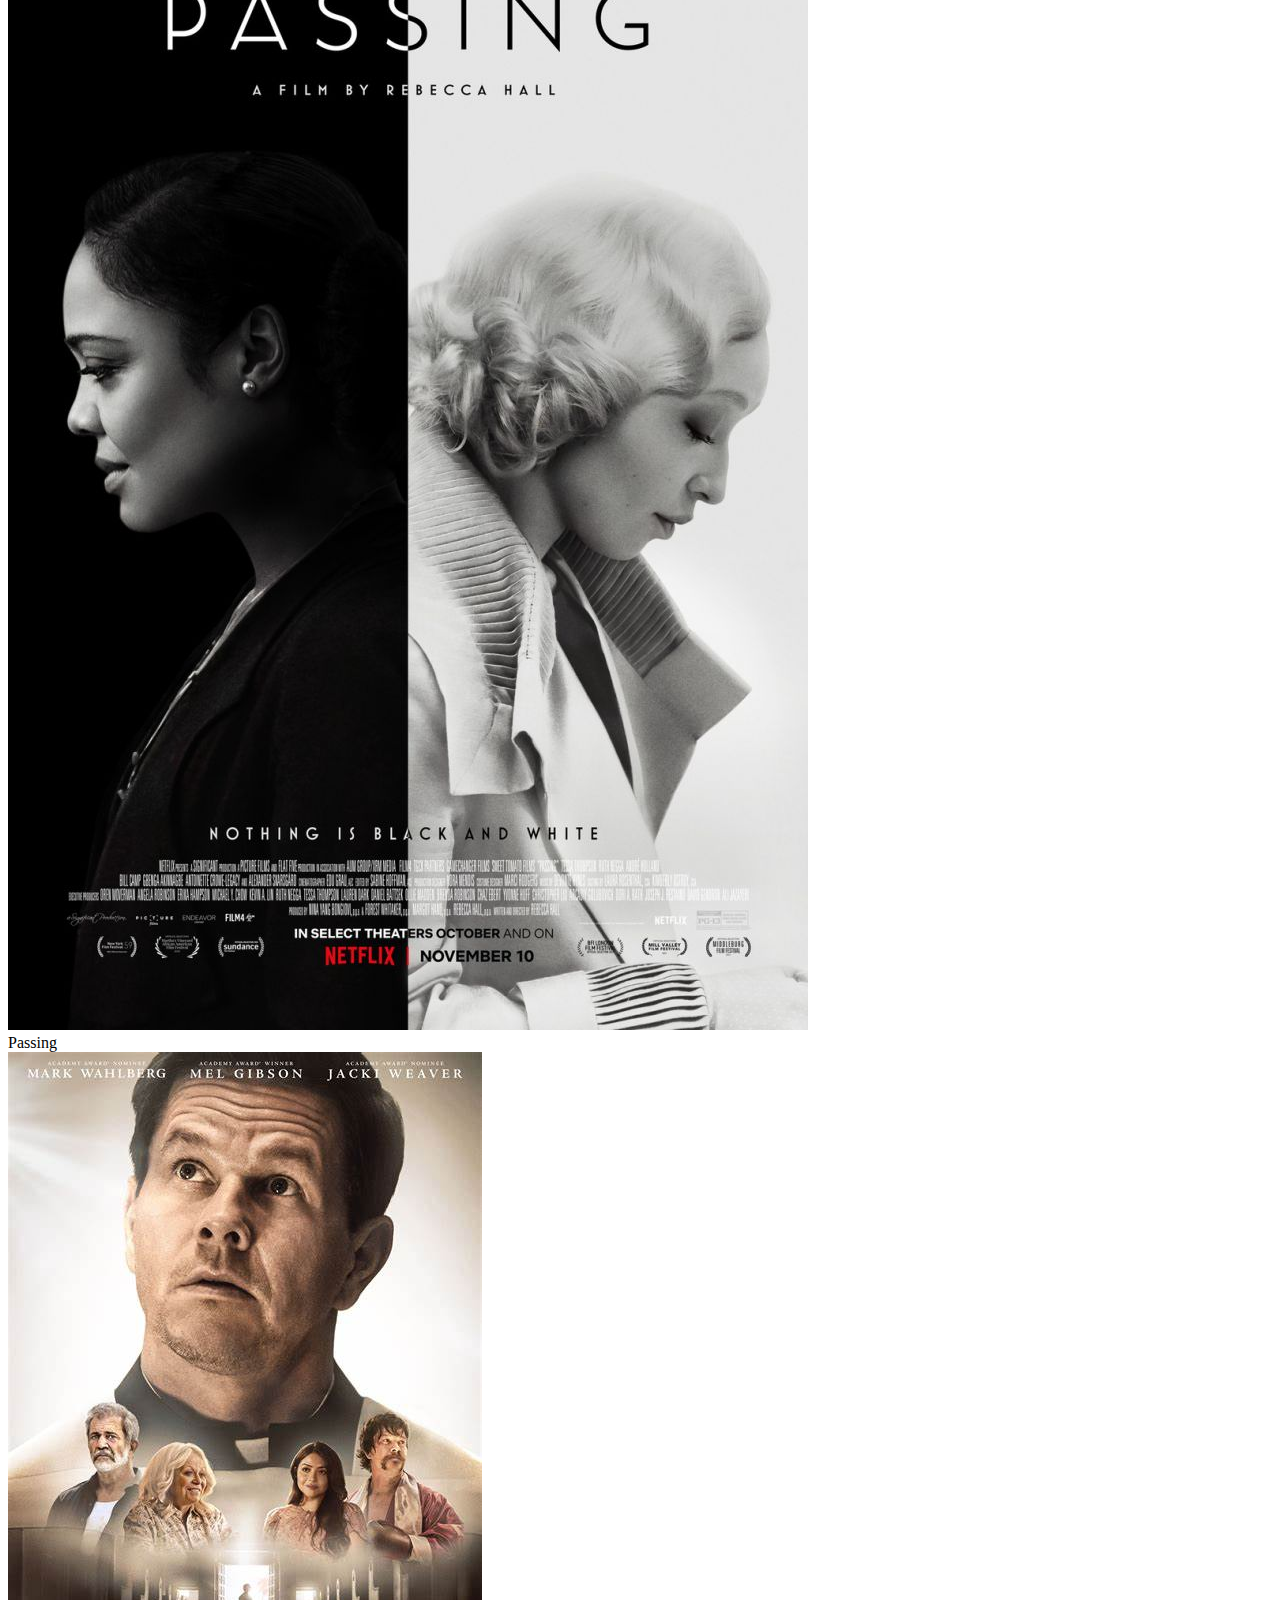
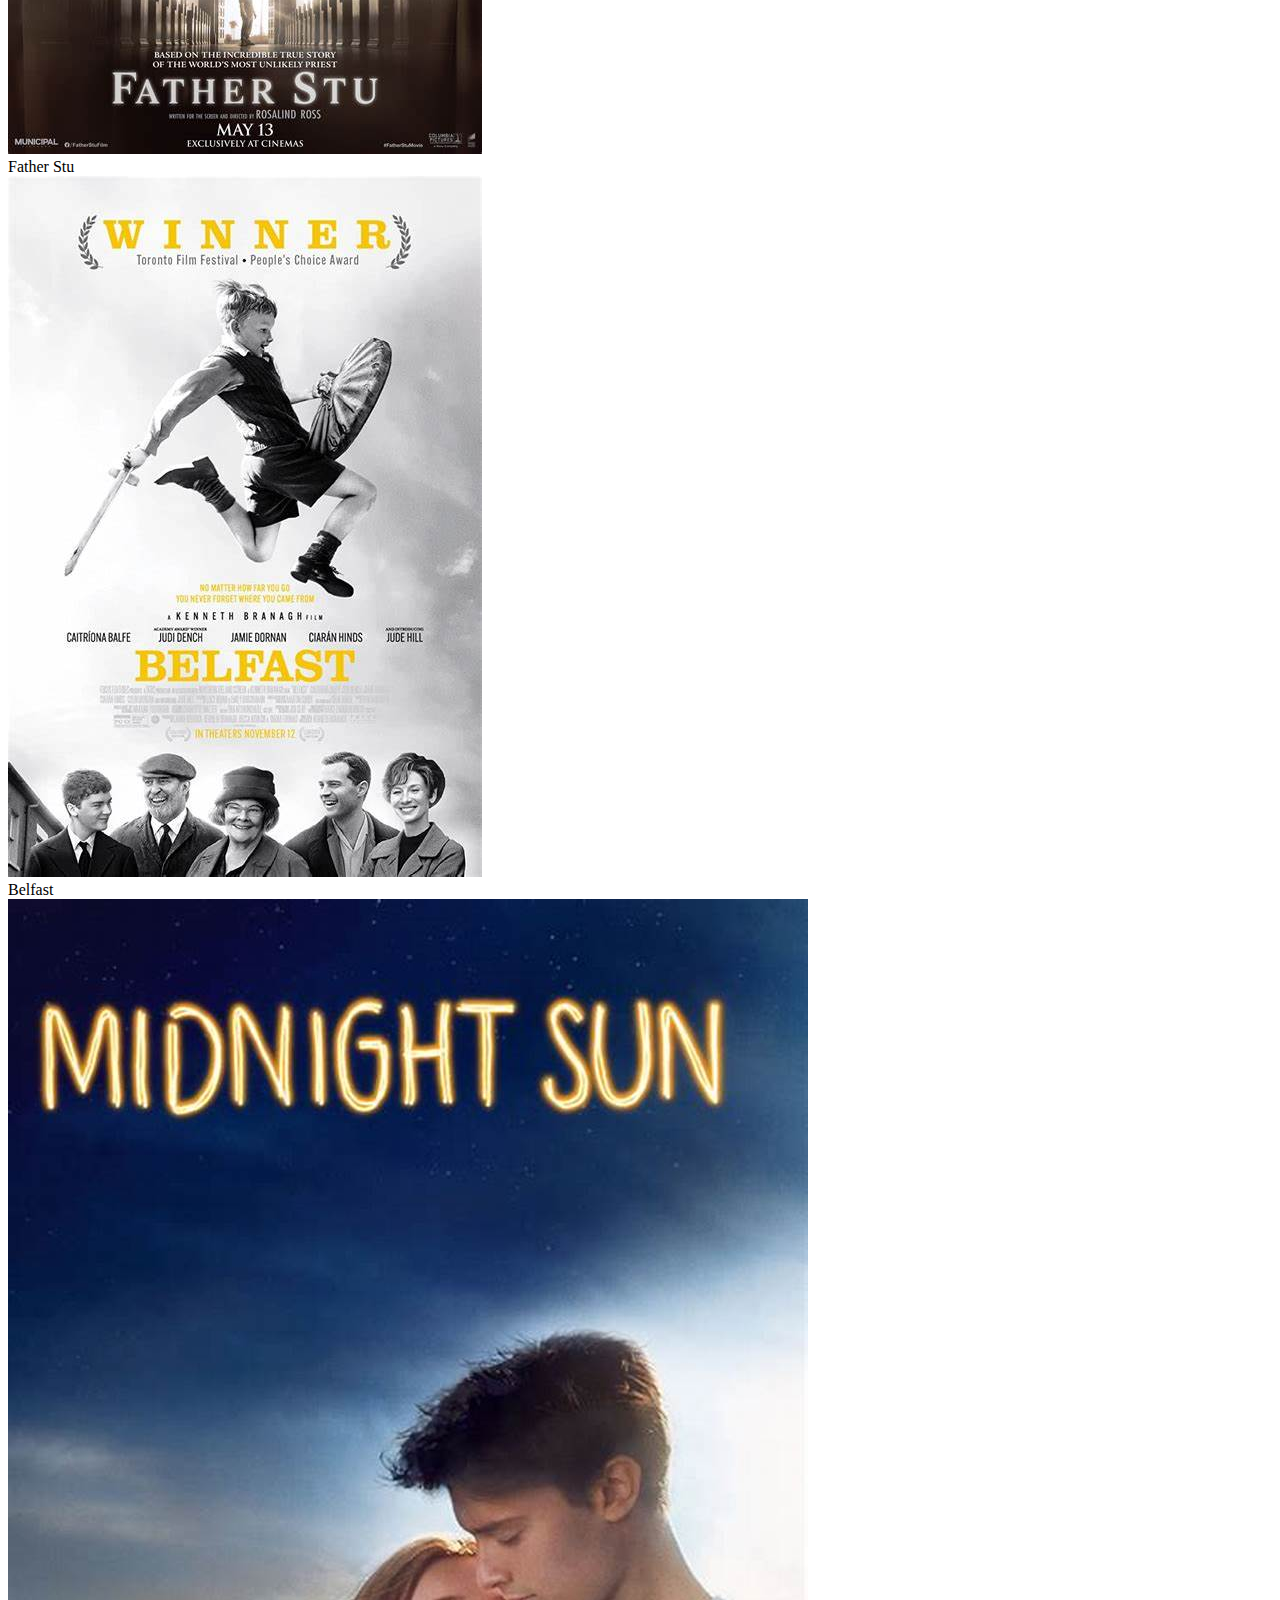
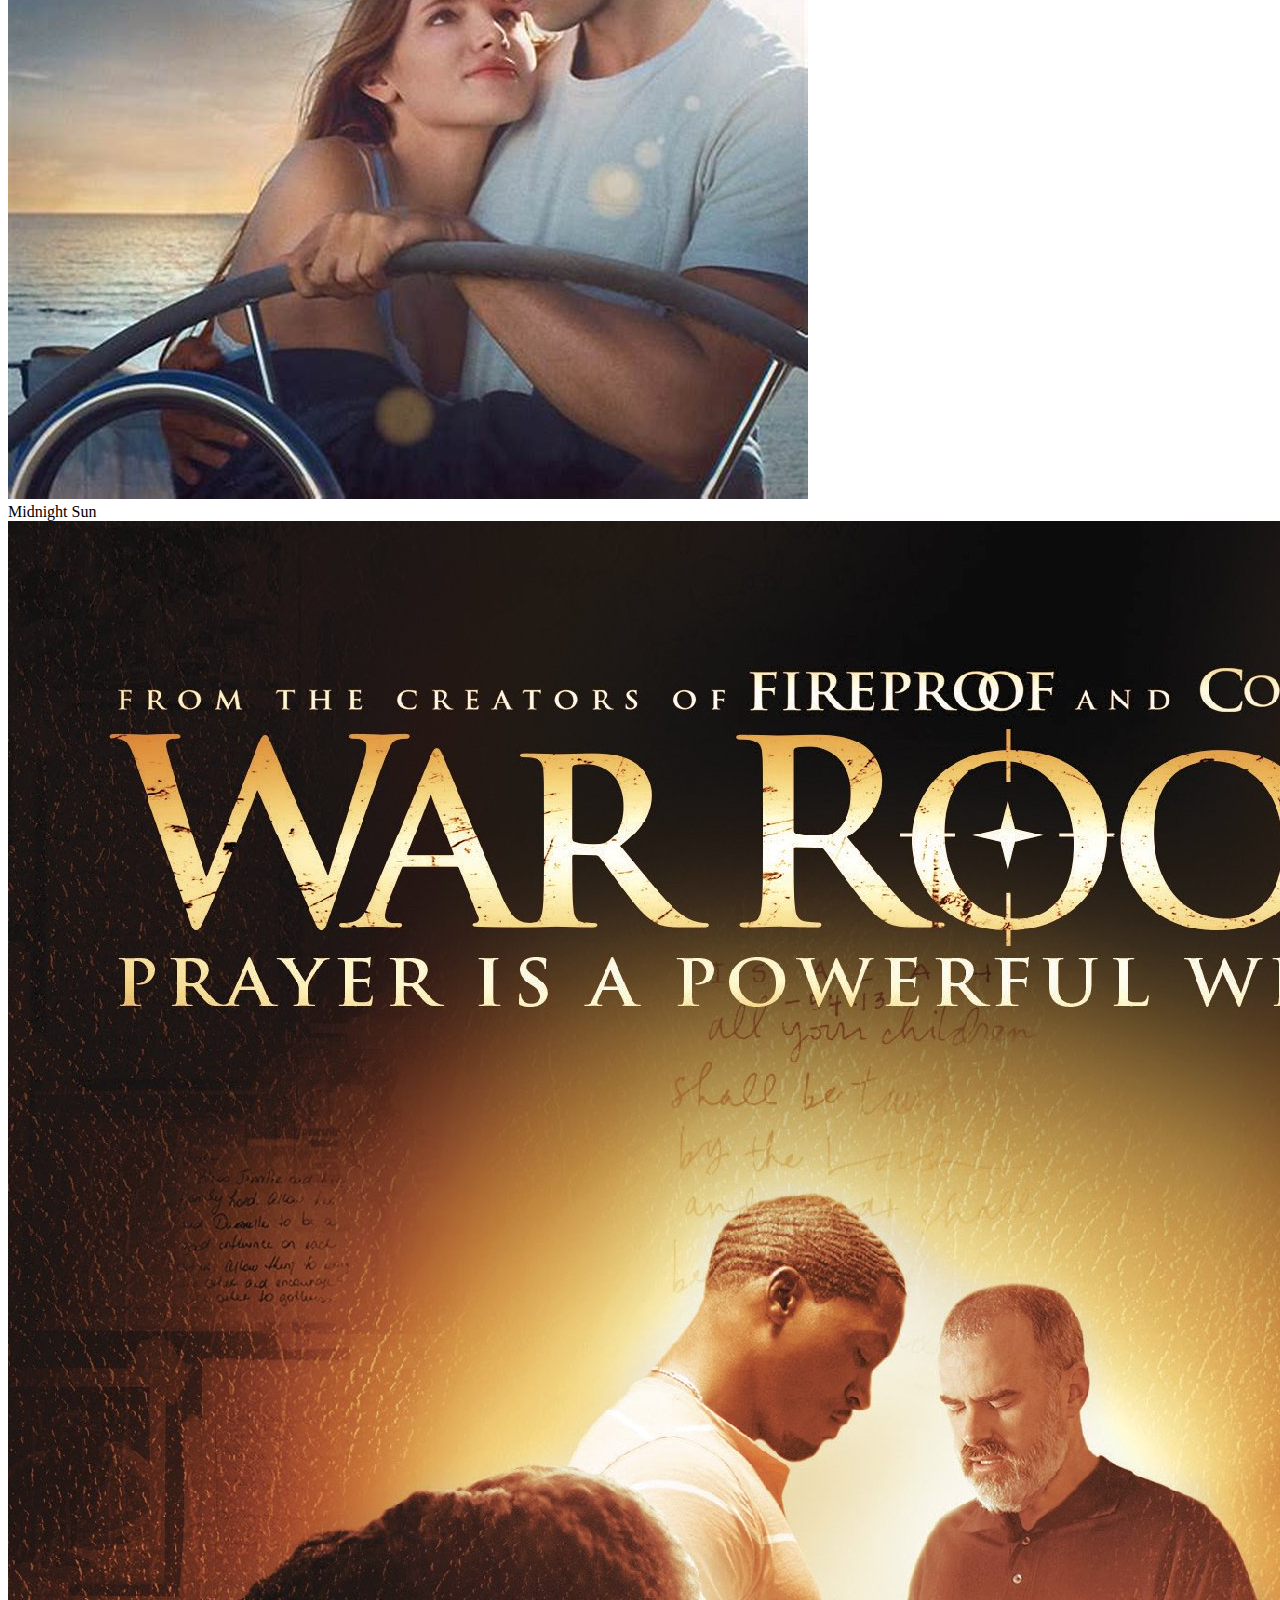
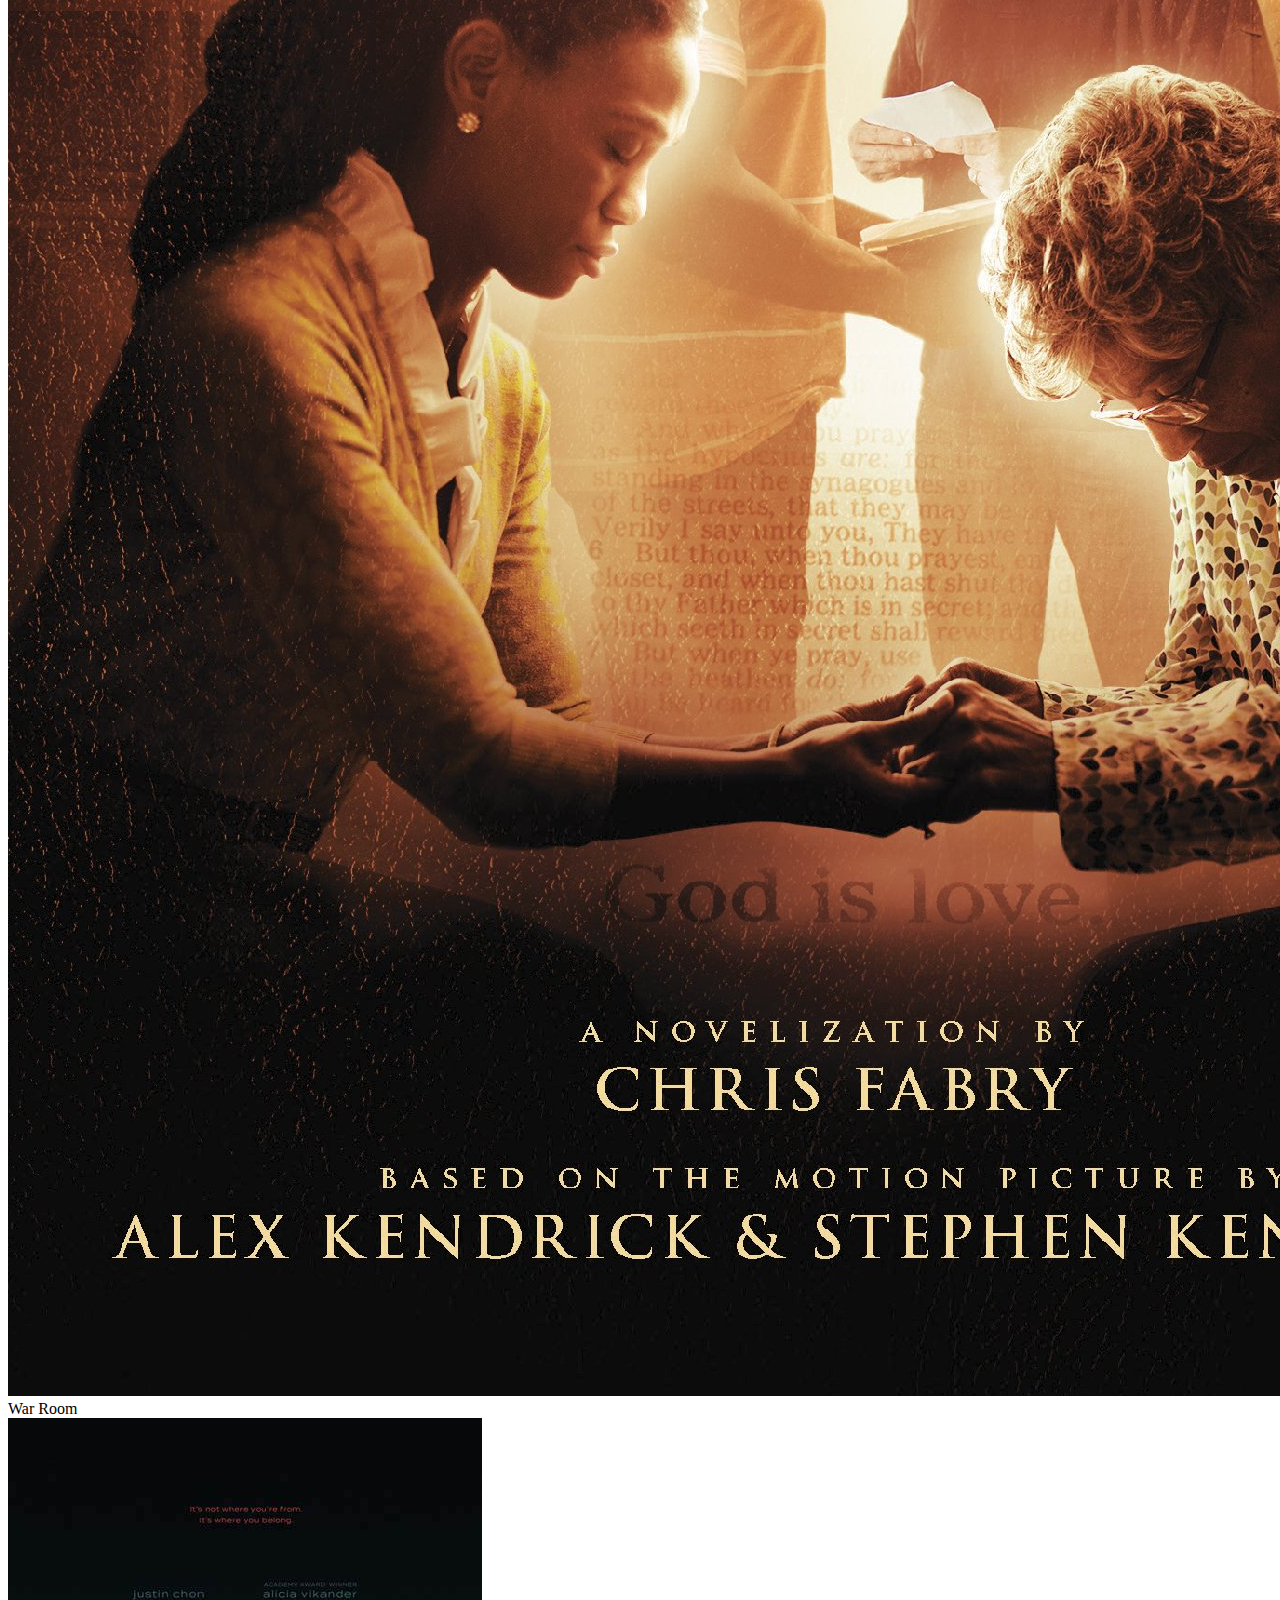
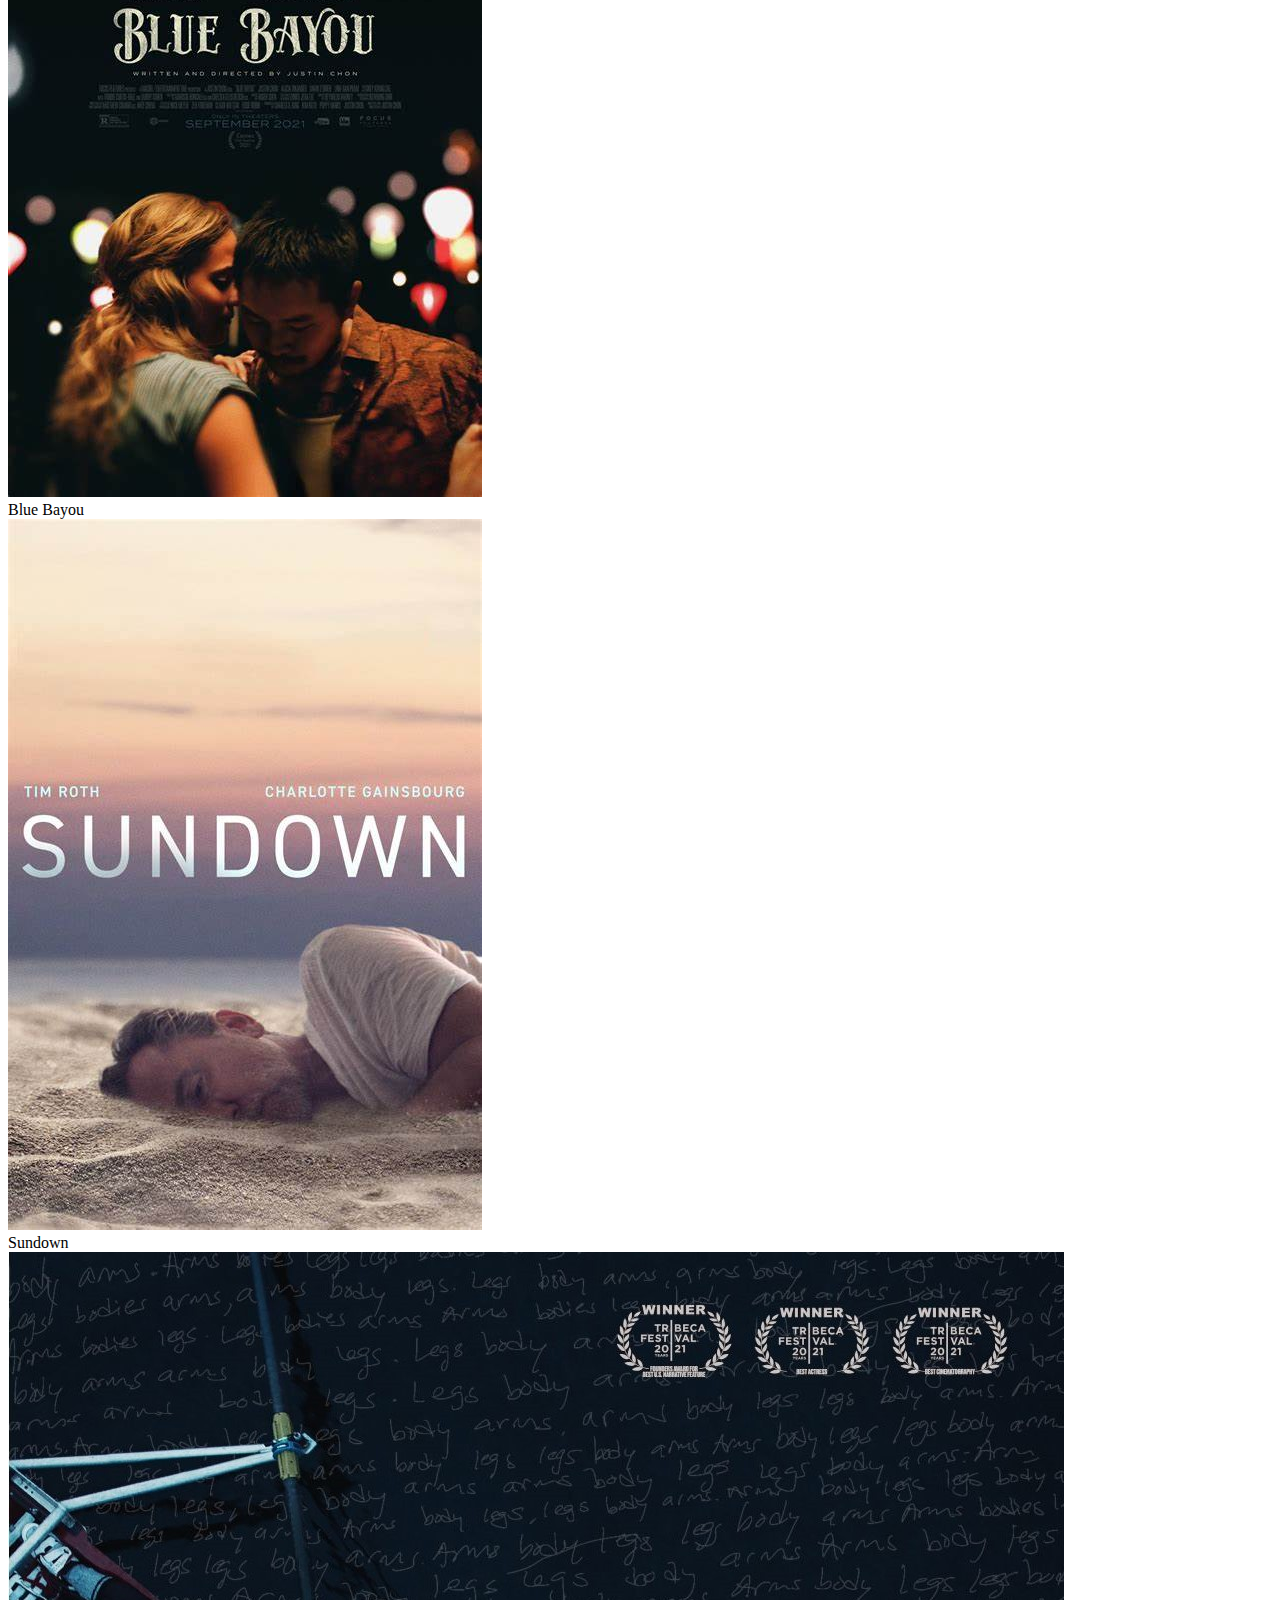
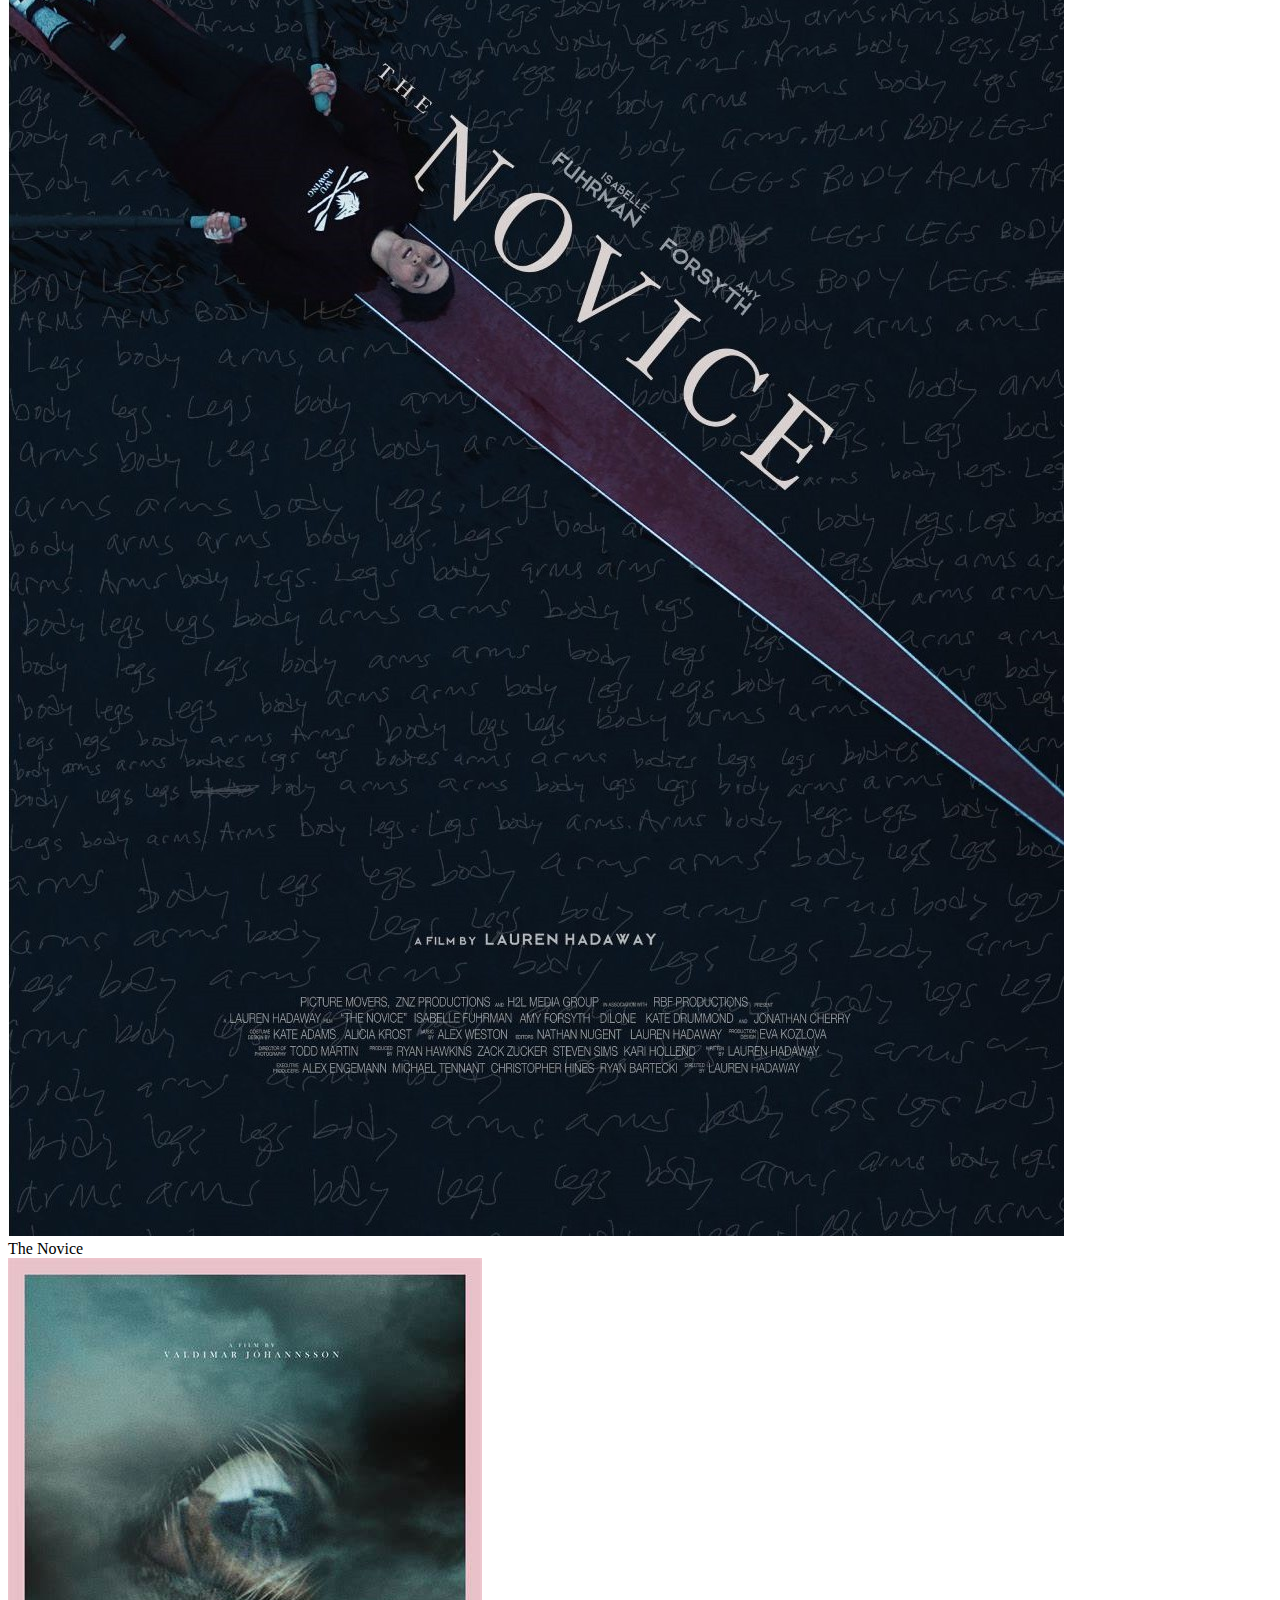
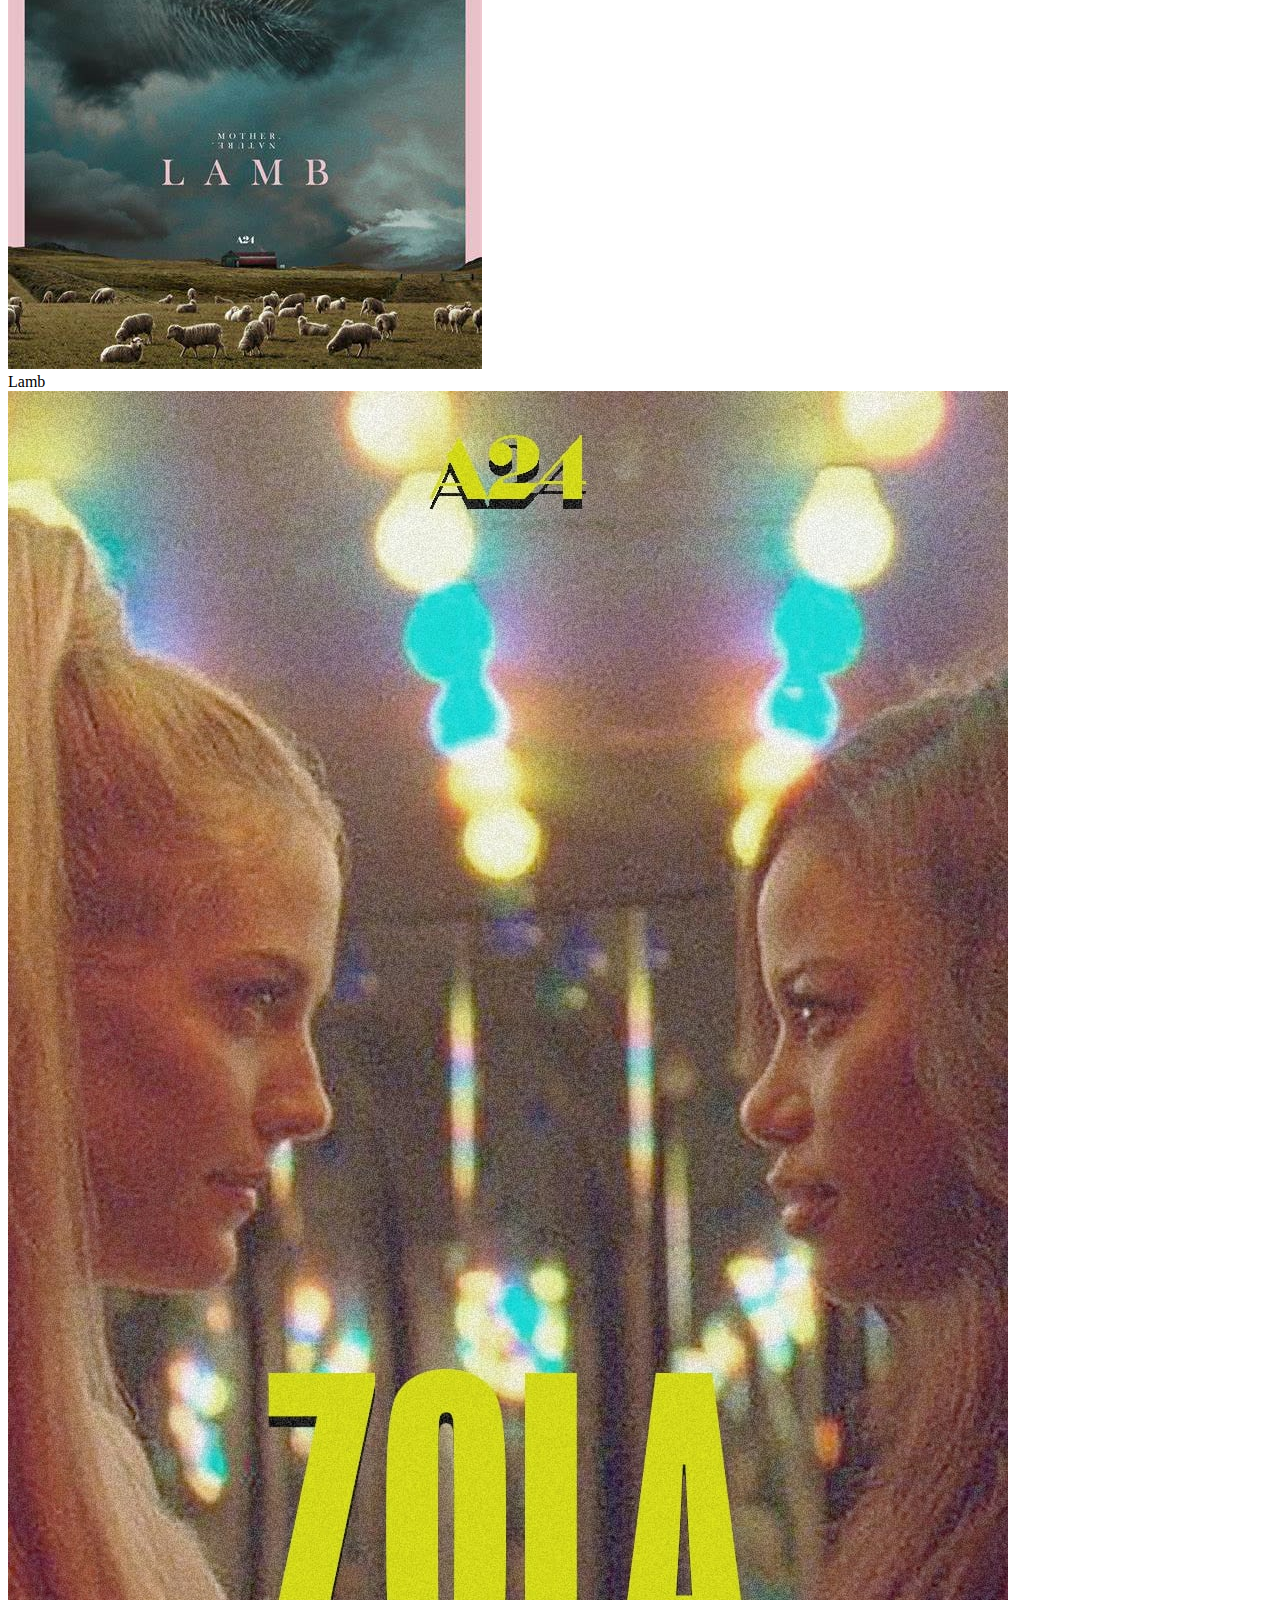
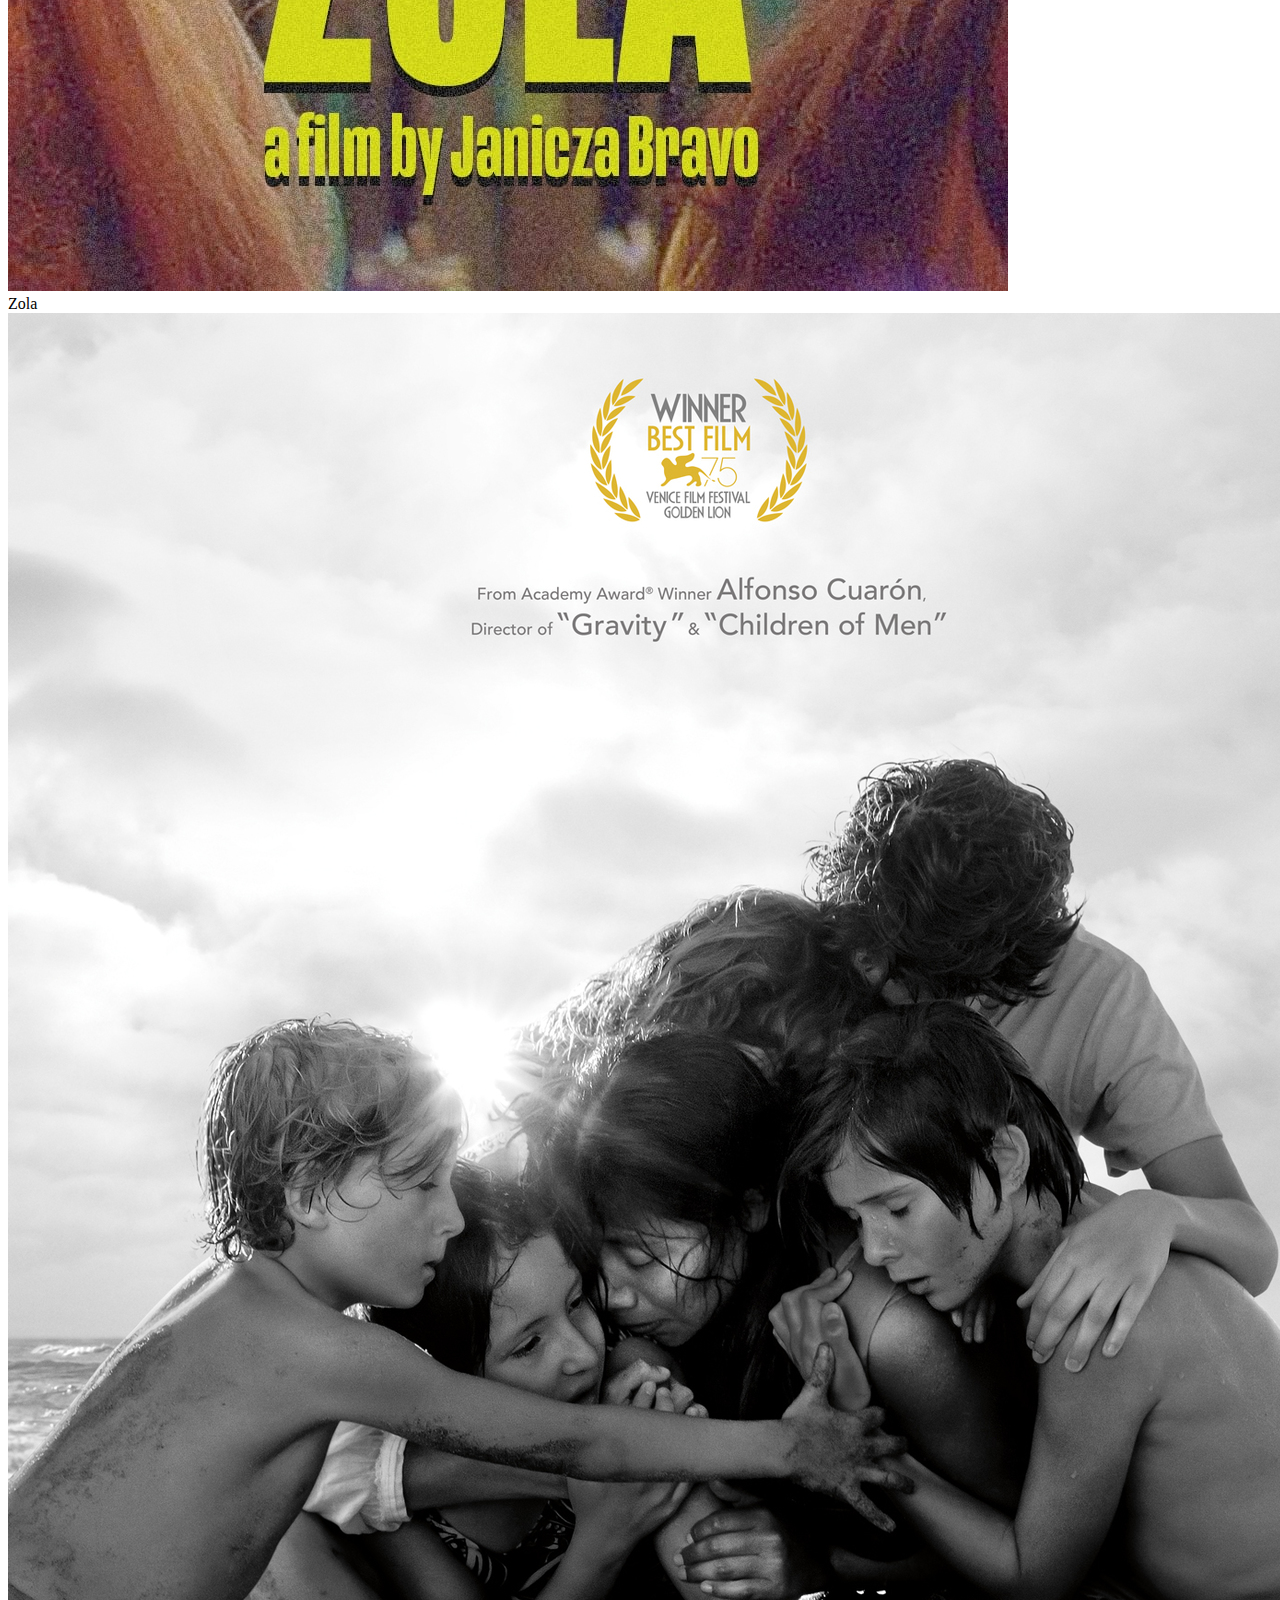
<file: Drama.html>
<!DOCTYPE html>
<html lang="en">
<head>
    <meta charset="UTF-8">
    <meta name="viewport" content="width=device-width, initial-scale=1.0">
    <title>Drama Section</title>
    <link rel="Stylesheet" href="Drama.css">
</head>
<body>
    <div class="container">
        <h1>Drama</h1>
        <div class="movie-grid">
            <div class="movie">
                <img src="Mothering Sunday.jpeg" alt="Mothering Sunday">
                <div class="movie-title">Mothering Sunday</div>
            </div>
            <div class="movie">
                <img src="After Yang.jpeg" alt="After Yang">
                <div class="movie-title">After Yang</div>
            </div>
            <div class="movie">
                    <img src="Passing.jpeg" alt="Passing">
                    <div class="movie-title">Passing</div>
                </div>
            <div class="movie">
                <img src="Father Stu.jpeg" alt="Father Stu">
                <div class="movie-title">Father Stu</div>
            </div>
            <div class="movie">
                <img src="Belfast.jpeg" alt="Belfast">
                <div class="movie-title">Belfast</div>
            </div>
            <div class="movie">
                <img src="Midnight Sun.jpeg" alt="Midnight Sun">
                <div class="movie-title">Midnight Sun</div>
            </div>
            <div class="movie">
                <img src="War Room.jpeg" alt="War Room">
                <div class="movie-title">War Room</div>
            </div>
            <div class="movie">
                <img src="Blue Bayou.jpeg" alt="Blue Bayou">
                <div class="movie-title">Blue Bayou</div>
            </div>
            <div class="movie">
                <img src="Sundown.jpeg" alt="Sundown">
                <div class="movie-title">Sundown</div>
            </div>
            <div class="movie">
                <img src="The Novice.jpeg" alt="The Novice">
                <div clas="movie-title">The Novice</div>
            </div>
            <div class="movie">
                <img src="Lamb.jpeg" alt="Lamb">
                <div class="movie-title">Lamb</div>
            </div>
            <div class="movie">
                <img src="Zola.jpeg" alt="Zola">
                <div class="movie-title=">Zola</div>
            </div>
            <div class="movie">
                <img src="Roma.jpeg" alt="Roma">
                <div class="movie-title">Roma</div>
            </div>
            <div class="movie">
                <img src="Spotlight.jpeg" alt="Spotlight">
                <div class="movie-title">Spotlight</div>
            </div>
        </div>
</body>
</html>
</file>
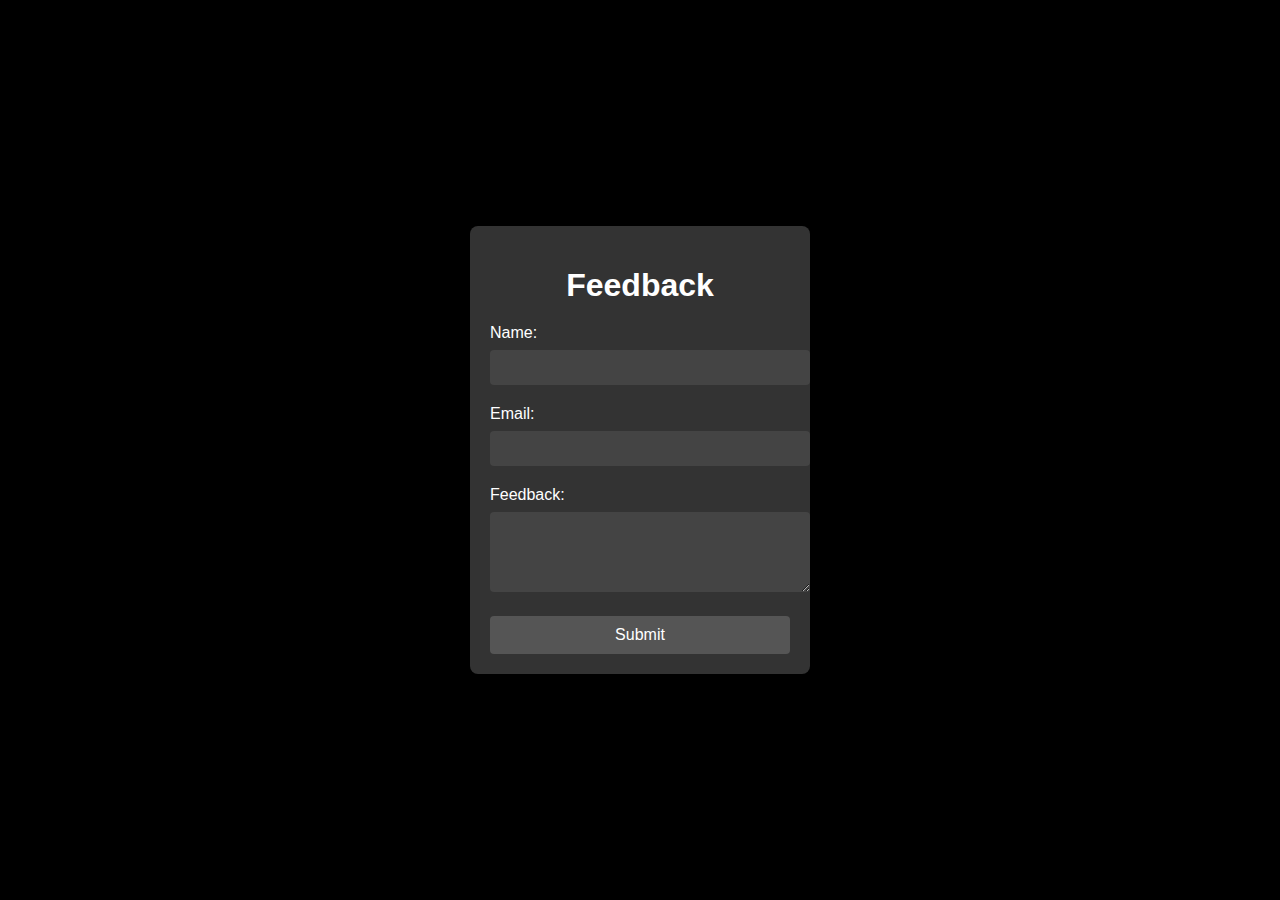
<file: Feedback.html>
<!DOCTYPE html>
<html lang="en">
<head>
    <meta charset="UTF-8">
    <meta name="viewport" content="width=device-width, initial-scale=1.0">
    <title>Feedback Form</title>
    <link rel="Stylesheet" href="Feedback.css">
</head>
<body>
    <div class="feedback-container">
        <h1>Feedback</h1>
        <form id="feedbackForm">
            <label for="name">Name:</label>
            <input type="text" id="name" name="name" required>

            <label for="email">Email:</label>
            <input type="email" id="email" name="email" required>

            <label for="feedback">Feedback:</label>
            <textarea id="feedback" name="feedback" rows="4" required></textarea>

            <button type="submit">Submit</button>
        </form>
        <p id="thankYouMessage" class="hidden">Thank you for your feedback!</p>
    </div>
    <script src="Script.js"></script>
</body>
</html>
</file>
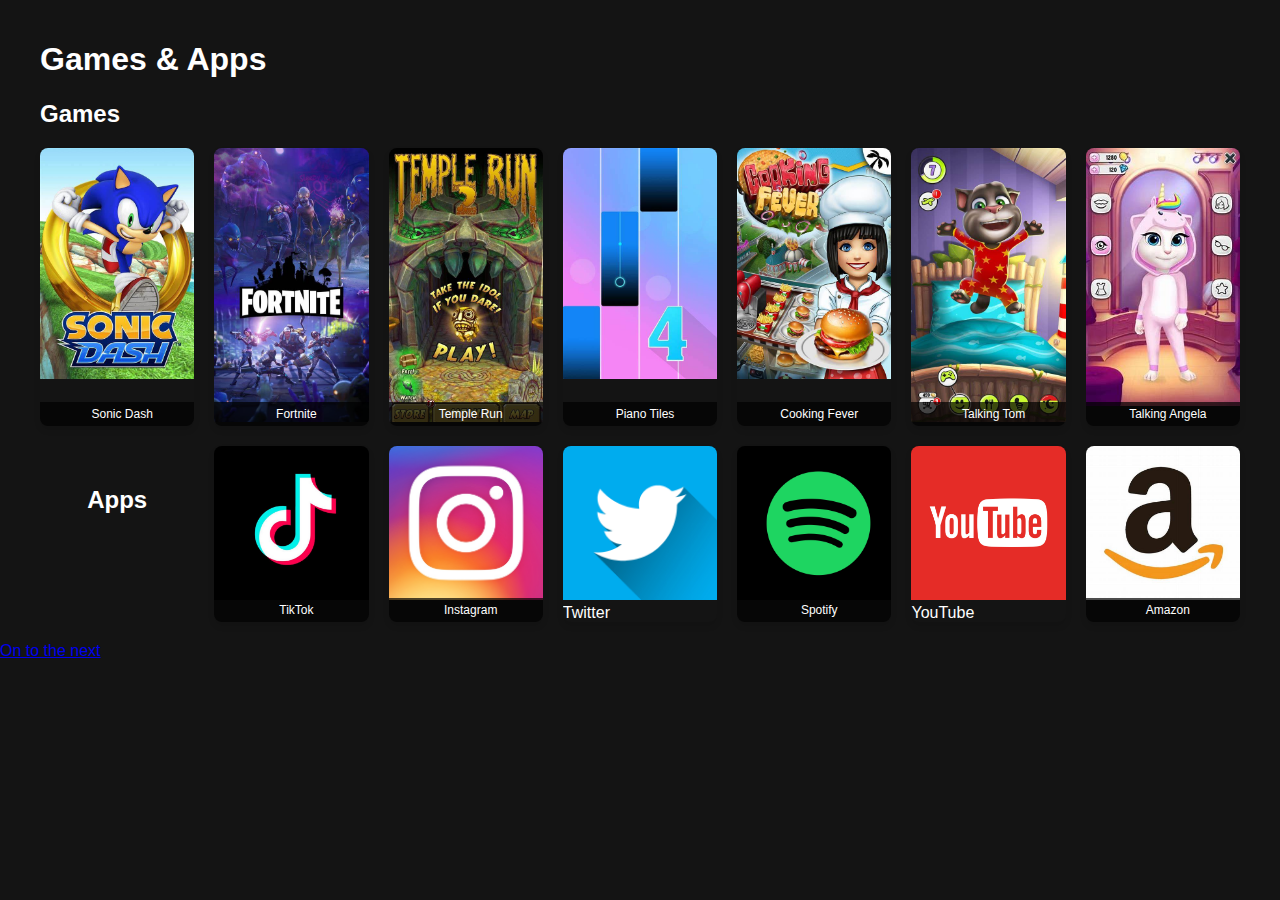
<file: Games.html>
<!DOCTYPE html>
<html lang="en">
<head>
    <meta charset="UTF-8">
    <meta name="viewport" content="width=device-width, initial-scale=1.0">
    <title>Fun Zone</title>
    <link rel="Stylesheet" href="Games.css">
</head>
<body>
    <div class="container">
        <h1>Games & Apps</h1>
        <h2>Games</h2>
        <div class="movie-grid">
            <div class="movie">
                <img src="Sonic.jpeg" alt="Sonic">
                <div class="movie-title">Sonic Dash</div>
            </div>
            <div class="movie">
                <img src="Fort.jpeg" alt="Fortnite">
                <div class="movie-title">Fortnite</div>
            </div>
            <div class="movie">
                    <img src="Temple Run.jpeg" alt="Temple Run">
                    <div class="movie-title">Temple Run</div>
                </div>
            <div class="movie">
                <img src="Piano.jpeg" alt="Piano Tiles">
                <div class="movie-title">Piano Tiles</div>
            </div>
            <div class="movie">
                <img src="Cooking Fever.jpeg" alt="Cooking Fever">
                <div class="movie-title">Cooking Fever</div>
            </div>
            <div class="movie">
                <img src="Talking Tom.jpeg" alt="Talking Tom">
                <div class="movie-title">Talking Tom</div>
            </div>
            <div class="movie">
                <img src="Talking Angela.jpeg" alt="Talking Angela">
                <div class="movie-title">Talking Angela</div>
            </div>
            <div class="container">
        <h2>Apps</h2>
            </div>
            <div class="movie">
                <img src="Tik Tok.jpeg" alt="Tik Tok">
                <div class="movie-title">TikTok</div>
            </div>
            <div class="movie">
                <img src="Instagran.jpeg" alt="Instagram">
                <div class="movie-title">Instagram</div>
            </div>
            <div class="movie">
                <img src="Twitter.jpeg" alt="Twiiter">
                <div clas="movie-title">Twitter</div>
            </div>
            <div class="movie">
                <img src="Spotify.jpeg" alt="Spotify">
                <div class="movie-title">Spotify</div>
            </div>
            <div class="movie">
                <img src="YouTube.jpeg" alt="YouTube">
                <div class="movie-title=">YouTube</div>
            </div>
            <div class="movie">
                <img src="Amazon.jpeg" alt="Amazon">
                <div class="movie-title">Amazon</div>
            </div>
            </div>
        </div>
        <a href="TV Shows.html">On to the next</a>
</body>
</html>
</file>
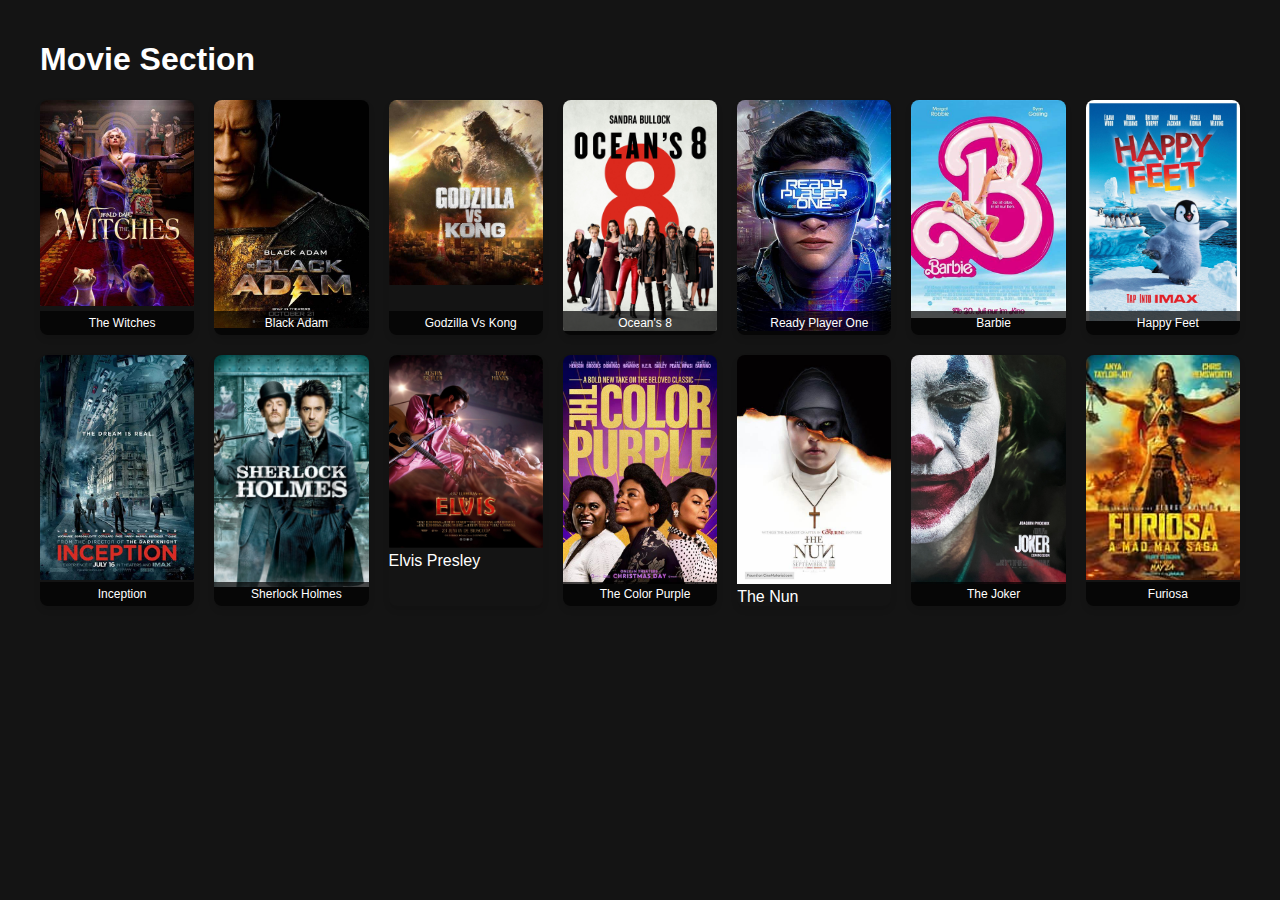
<file: Movie.html>
<!DOCTYPE html>
<html lang="en">
<head>
    <meta charset="UTF-8">
    <meta name="viewport" content="width=device-width, initial-scale=1.0">
    <title>Movie Section</title>
    <link rel="Stylesheet" href="Movie.css">
</head>
<body>
    <div class="container">
        <h1>Movie Section</h1>
        <div class="movie-grid">
            <div class="movie">
                <img src="Witches.jpeg" alt="The Witches">
                <div class="movie-title">The Witches</div>
            </div>
            <div class="movie">
                <img src="Black Adam.jpeg" alt="Black Adam">
                <div class="movie-title">Black Adam</div>
            </div>
            <div class="movie">
                    <img src="Godziilla Vs Kong.jpeg" alt="Godzilla Vs Kong">
                    <div class="movie-title">Godzilla Vs Kong</div>
                </div>
            <div class="movie">
                <img src="Ocean's 8.jpeg" alt="Ocean's 8">
                <div class="movie-title">Ocean's 8</div>
            </div>
            <div class="movie">
                <img src="Ready Player One.jpeg" alt="Ready Player One">
                <div class="movie-title">Ready Player One</div>
            </div>
            <div class="movie">
                <img src="Barbie.jpeg" alt="Barbie">
                <div class="movie-title">Barbie</div>
            </div>
            <div class="movie">
                <img src="Happy Feet.jpeg" alt="Happy Feet">
                <div class="movie-title">Happy Feet</div>
            </div>
            <div class="movie">
                <img src="Inception.jpeg" alt="Inception">
                <div class="movie-title">Inception</div>
            </div>
            <div class="movie">
                <img src="Sherlock Holmes.jpeg" alt="Sherlock Holmes">
                <div class="movie-title">Sherlock Holmes</div>
            </div>
            <div class="movie">
                <img src="Elvis Presley.jpeg" alt="Elvis Presley">
                <div clas="movie-title">Elvis Presley</div>
            </div>
            <div class="movie">
                <img src="The Color Purple.jpeg" alt="The Color Purple">
                <div class="movie-title">The Color Purple</div>
            </div>
            <div class="movie">
                <img src="The Nun.jpeg" alt="The Nun">
                <div class="movie-title=">The Nun</div>
            </div>
            <div class="movie">
                <img src="The Joker.jpeg" alt="The Joker">
                <div class="movie-title">The Joker</div>
            </div>
            <div class="movie">
                <img src="Furiosa.jpeg" alt="Furiosa">
                <div class="movie-title">Furiosa</div>
            </div>
        </div>
</body>
</html>
</file>
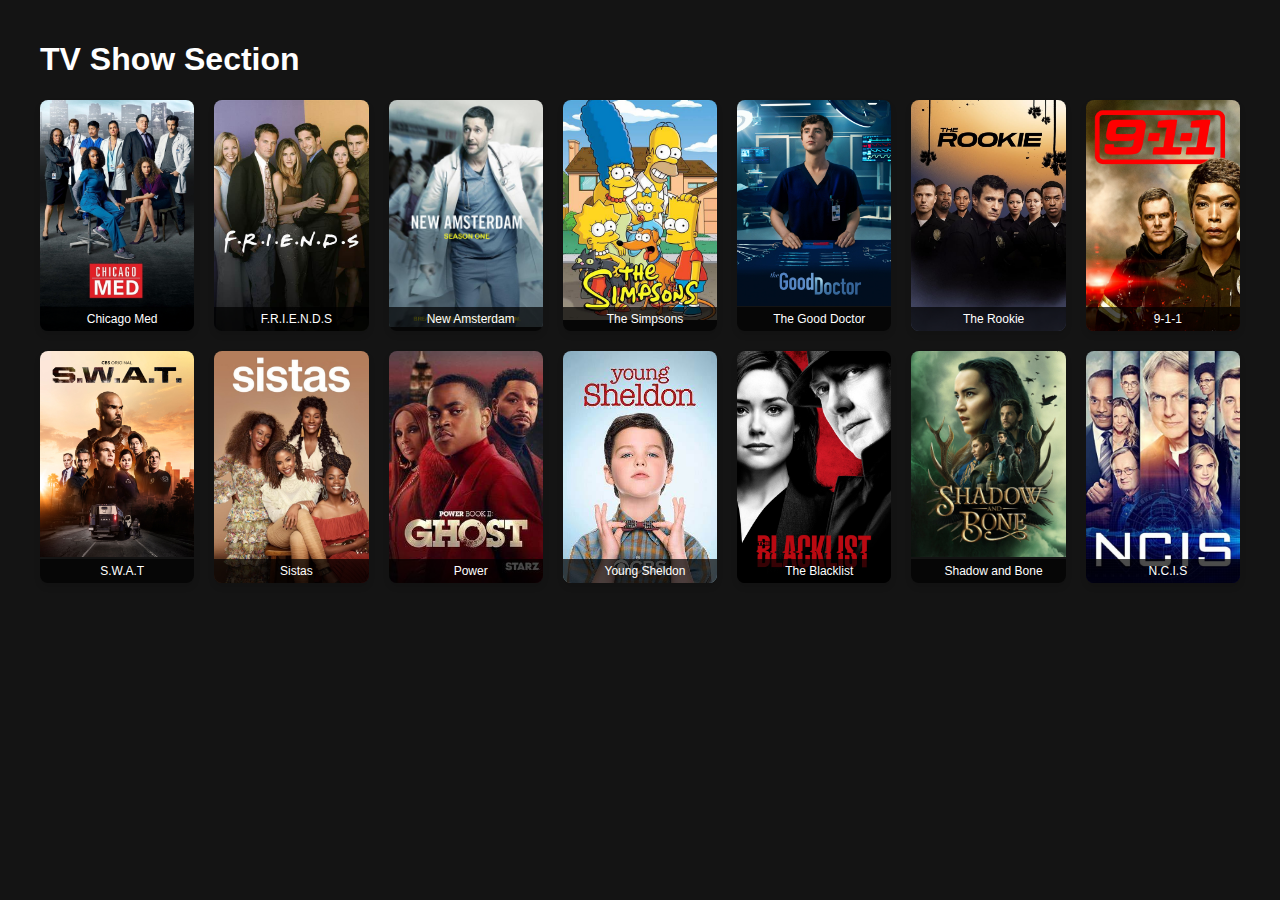
<file: TV Show.html>
<! DOCTYPE html>
<html lang="en">
  <head>
    <title>TV Show Section</title>
    <link rel="Stylesheet" href="TV Show.css">
  </head>
  <body>
    <div class="container">
      <h1>TV Show Section</h1>
      <div class="tv-show-grid">
        <div class="tv-show">
          <img src="Chicago Med.jpeg" alt="Chicago Med">
          <div class="tv-show-title">Chicago Med</div>
        </div>
        <div class="tv-show">
          <img src="FRIENDS 2.jpeg" alt="FRIENDS">
          <div class="tv-show-title">F.R.I.E.N.D.S</div>
        </div>
        <div class="tv-show">
          <img src="New Amsterdam.jpeg" alt="New Amsterdam">
          <div class="tv-show-title">New Amsterdam</div>
        </div>
        <div class="tv-show">
          <img src="Simpsons.jpeg" alt="Simpsons">
          <div class="tv-show-title">The Simpsons</div>
        </div>
        <div class="tv-show">
          <img src="The Good Doctor.jpeg" alt="Good Doctor">
          <div class="tv-show-title">The Good Doctor</div>
        </div>
        <div class="tv-show">
          <img src="The Rookie.jpeg" alt="Rookie">
          <div class="tv-show-title">The Rookie</div>
        </div>
        <div class="tv-show">
          <img src="911.jpeg" alt="911">
          <div class="tv-show-title">9-1-1</div>
        </div>
        <div class="tv-show">
          <img src="S.W.A.T.jpeg" alt="SWAT">
          <div class="tv-show-title">S.W.A.T</div>
        </div>
        <div class="tv-show">
          <img src="Sistas.jpeg" alt="Sistas">
          <div class="tv-show-title">Sistas</div>
        </div>
        <div class="tv-show">
          <img src="Power.jpeg" alt="Power">
          <div class="tv-show-title">Power</div>
        </div>
        <div class="tv-show">
          <img src="Young Sheldon.jpeg" alt="Young Sheldon">
          <div class="tv-show-title">Young Sheldon</div>
        </div>
        <div class="tv-show">
          <img src="The Blacklist.jpeg" alt="Blacklist">
          <div class="tv-show-title">The Blacklist</div>
        </div>
        <div class="tv-show">
          <img src="Shadow and Bone.jpeg" alt="Shadow and Bone">
          <div class="tv-show-title">Shadow and Bone</div>
        </div>
        <div class="tv-show">
          <img src="N.C.I.S.jpeg" alt="N.C.I.S">
          <div class="tv-show-title">N.C.I.S</div>
        </div>
    </div>
  </body>
</html>
</file>
<file: Style.css>
body, h1, h2, p, ul, nav, footer {
  margin: 0;
  padding: 0 ;
}
* {
  margin: 0;
  padding: 0;
  box-sizing: border-box;
}
body {
  font-family: Arail, sans-serif;
  background-color: #f8f8f8;
}
nav {
  background-color: #000;
  color: #fff;
  padding: 10px 20px;
  display: flex;
  justify-content: space-between;
  align-items: center;
}
nav img {
  height: 40px;
}
nav ul {
  list-style-type: none;
}
nav ul li {
  display: inline;
  margin-left: 20px;
}
nav ul li a {
  text-decoration: none;
  color: #fff;
}
.categories {
  background-color: #f8f8f8;
  padding: 50px 0;
  text-align: center;
}
.category-list {
  list-style-type: none;
  padding: 0;
}
.categoer-list li {
  display: inline-block;
  margin: 0 10px;
}
.category-list a {
  text-decoration: none;
  color: #333;
  font-size: 1.2em;
}
.trending,
.upcoming {
  padding: 50px 0;
  text-align: center;
}
.trending-content,
.upcoming-content {
  display: grid;
  grid-template-columns: repeat(auto-fill, minmax(200px, 1fr));
  gap: 20px;
}
.content-item {
  background-color: #fff;
  border-radius: 5px;
  overflow:hidden;
  box-shadow: 0 0 10px rgba(0, 0, 0, 0.1)
}
.content-item img { 
  width: 100%;
  height: auto;
  display: block;
  border-bottom: 1px solid #ddd;
}
.content-item .title {
  font-size: 1.2em;
  color: #666;
  padding: 10px;
}
</file>
<file: Action.css>
body {
            font-family: Arial, sans-serif;
            background-color: #141414;
            color: #ffffff;
            margin: 0;
            padding: 0;
        }
        .container {
            max-width: 1200px;
            margin: 0 auto;
            padding: 20px;
        }
        .movie-grid {
            display: grid;
            grid-template-columns: repeat(auto-fill, minmax(150px, 1fr));
            grid-gap: 20px;
        }
        .movie {
            position: relative;
            overflow: hidden;
            border-radius: 8px;
            box-shadow: 0 4px 6px rgba(0, 0, 0, 0.1);
            transition: transform 0.3s ease;
        }
        .movie:hover {
            transform: translateY(-5px);
        }
        .movie img {
            width: 100%;
            height: auto;
            transition: transform 0.3s ease;
        }
        .movie:hover img {
            transform: scale(1.1);
        }
        .movie-title {
            position: absolute;
            bottom: 0;
            left: 0;
            width: 100%;
            padding: 5px;
            background-color: rgba(0, 0, 0, 0.7);
            font-size: 12px;
            text-align: center;
        }
</file>
<file: Comedy.css>

</file>
<file: Drama.css>

</file>
<file: Feedback.css>
body {
    background-color: #000;
    color: #fff;
    font-family: Arial, sans-serif;
    display: flex;
    justify-content: center;
    align-items: center;
    height: 100vh;
    margin: 0;
}

.feedback-container {
    background-color: #333;
    padding: 20px;
    border-radius: 8px;
    box-shadow: 0 0 10px rgba(0, 0, 0, 0.5);
    width: 300px;
}

h1 {
    text-align: center;
    margin-bottom: 20px;
}

label {
    display: block;
    margin-bottom: 8px;
}

input, textarea {
    width: 100%;
    padding: 10px;
    margin-bottom: 20px;
    border: none;
    border-radius: 4px;
    background-color: #444;
    color: #fff;
}

button {
    width: 100%;
    padding: 10px;
    border: none;
    border-radius: 4px;
    background-color: #555;
    color: #fff;
    font-size: 16px;
    cursor: pointer;
}

button:hover {
    background-color: #666;
}

#thankYouMessage {
    text-align: center;
    margin-top: 20px;
    font-size: 18px;
    color: #0f0;
}

.hidden {
    display: none;
}
</file>
<file: Games.css>
body {
            font-family: Arial, sans-serif;
            background-color: #141414;
            color: #ffffff;
            margin: 0;
            padding: 0;
        }
        .container {
            max-width: 1200px;
            margin: 0 auto;
            padding: 20px;
        }
        .movie-grid {
            display: grid;
            grid-template-columns: repeat(auto-fill, minmax(150px, 1fr));
            grid-gap: 20px;
        }
        .movie {
            position: relative;
            overflow: hidden;
            border-radius: 8px;
            box-shadow: 0 4px 6px rgba(0, 0, 0, 0.1);
            transition: transform 0.3s ease;
        }
        .movie:hover {
            transform: translateY(-5px);
        }
        .movie img {
            width: 100%;
            height: auto;
            transition: transform 0.3s ease;
        }
        .movie:hover img {
            transform: scale(1.1);
        }
        .movie-title {
            position: absolute;
            bottom: 0;
            left: 0;
            width: 100%;
            padding: 5px;
            background-color: rgba(0, 0, 0, 0.7);
            font-size: 12px;
            text-align: center;
        }
</file>
<file: Movie.css>
body {
            font-family: Arial, sans-serif;
            background-color: #141414;
            color: #ffffff;
            margin: 0;
            padding: 0;
        }
        .container {
            max-width: 1200px;
            margin: 0 auto;
            padding: 20px;
        }
        .movie-grid {
            display: grid;
            grid-template-columns: repeat(auto-fill, minmax(150px, 1fr));
            grid-gap: 20px;
        }
        .movie {
            position: relative;
            overflow: hidden;
            border-radius: 8px;
            box-shadow: 0 4px 6px rgba(0, 0, 0, 0.1);
            transition: transform 0.3s ease;
        }
        .movie:hover {
            transform: translateY(-5px);
        }
        .movie img {
            width: 100%;
            height: auto;
            transition: transform 0.3s ease;
        }
        .movie:hover img {
            transform: scale(1.1);
        }
        .movie-title {
            position: absolute;
            bottom: 0;
            left: 0;
            width: 100%;
            padding: 5px;
            background-color: rgba(0, 0, 0, 0.7);
            font-size: 12px;
            text-align: center;
        }
</file>
<file: TV Show.css>
body {
            font-family: Arial, sans-serif;
            background-color: #141414;
            color: #ffffff;
            margin: 0;
            padding: 0;
        }
        .container {
            max-width: 1200px;
            margin: 0 auto;
            padding: 20px;
        }
        .tv-show-grid {
            display: grid;
            grid-template-columns: repeat(auto-fill, minmax(150px, 1fr));
            grid-gap: 20px;
        }
        .tv-show {
            position: relative;
            overflow: hidden;
            border-radius: 8px;
            box-shadow: 0 4px 6px rgba(0, 0, 0, 0.1);
            transition: transform 0.3s ease;
        }
        .tv-show:hover {
            transform: translateY(-5px);
        }
        .tv-show img {
            width: 100%;
            height: auto;
            transition: transform 0.3s ease;
        }
        .tv-show:hover img {
            transform: scale(1.1);
        }
        .tv-show-title {
            position: absolute;
            bottom: 0;
            left: 0;
            width: 100%;
            padding: 5px;
            background-color: rgba(0, 0, 0, 0.7);
            font-size: 12px;
            text-align: center;
        }
</file>
